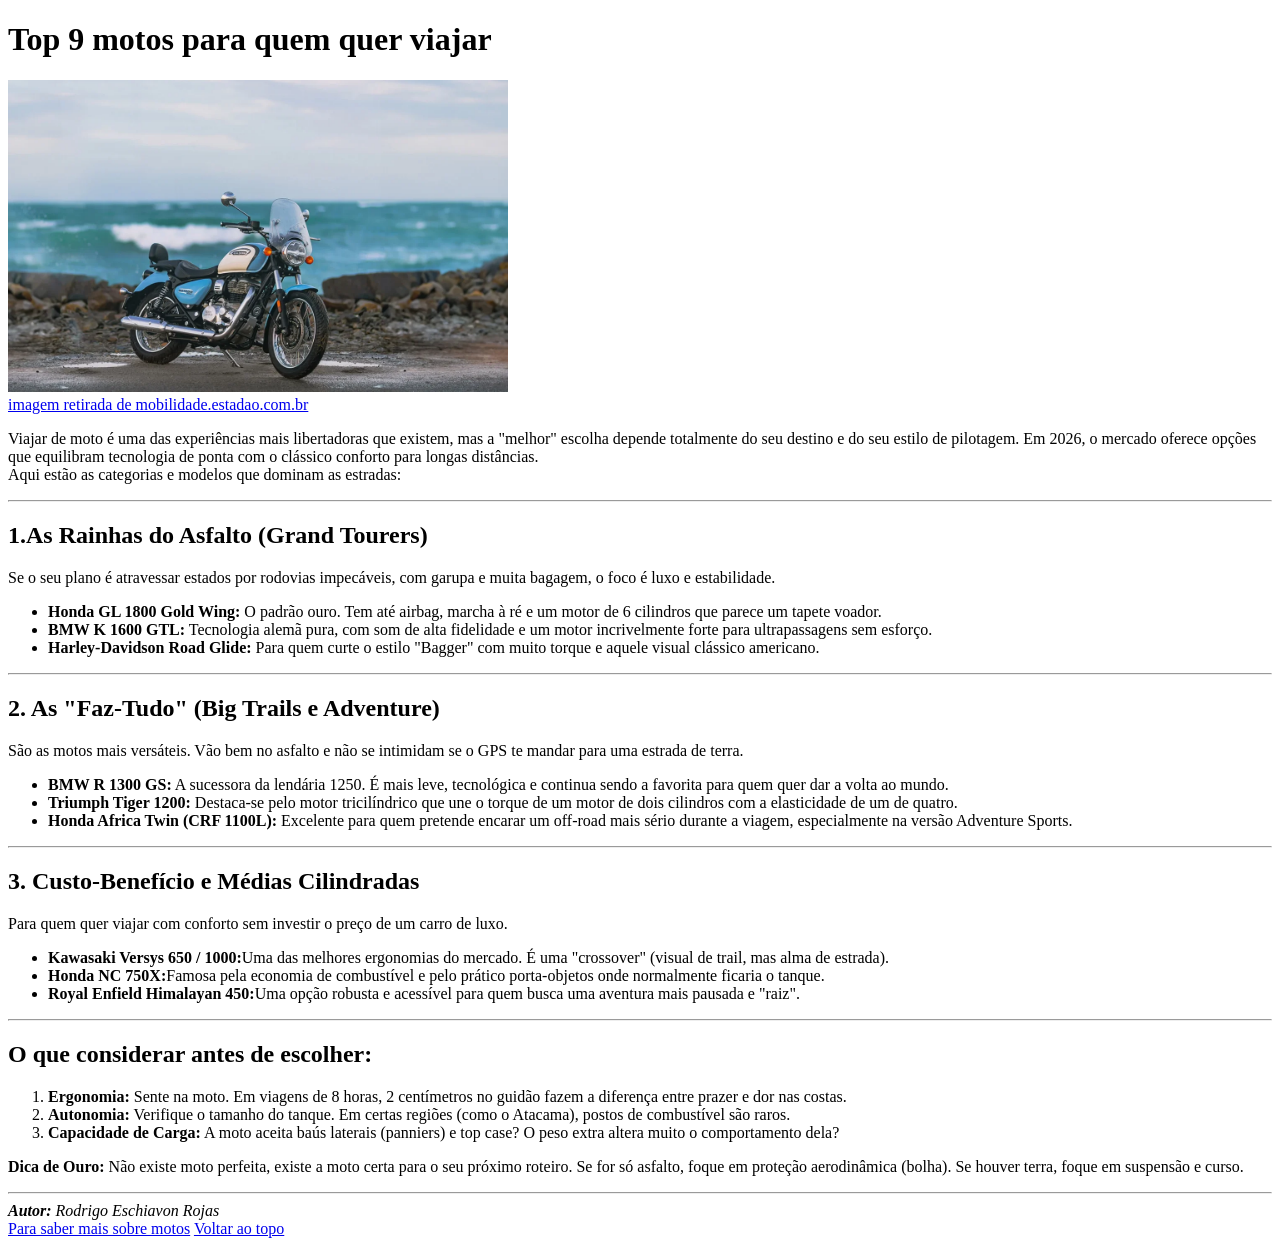
<file: index.html>
<!DOCTYPE html>
<html lang="pt-br">
<head>
    <meta charset="UTF-8">
    <meta name="viewport" content="width=device-width, initial-scale=1.0">
    <link rel="icon" href="img/icone-de-moto.jpeg">
    <title>Top 9 motos</title>
</head>
<body>
    <header>
        <h1 id="inicio">Top 9 motos para quem quer viajar</h1>
        
    </header>
    <main>
        <!--Artigo falando sobre as motos-->
        <article>
            <section>
                <img src="img/Royal-enfield-com-fundo-de-mar.svg" alt="imagem de uma Royal Enfield Meteor" width="500">
                <br>
                <a href="https://mobilidade.estadao.com.br/meios-de-transporte/royal-enfield-meteor-350-2026-ganha-versao-mais-classica-conheca/" target="_blank">imagem retirada de mobilidade.estadao.com.br</a>

                <p>Viajar de moto é uma das experiências mais libertadoras que existem, mas a "melhor" escolha depende totalmente do seu destino e do seu estilo de pilotagem. Em 2026, o mercado oferece opções que equilibram tecnologia de ponta com o clássico conforto para longas distâncias.
                <br>
                Aqui estão as categorias e modelos que dominam as estradas:</p>
            </section>
            <hr>
            <section>
                <h2>1.As Rainhas do Asfalto (Grand Tourers)</h2>
                <p>Se o seu plano é atravessar estados por rodovias impecáveis, com garupa e muita bagagem, o foco é luxo e estabilidade.</p>
                <ul>
                    <li><strong>Honda GL 1800 Gold Wing:</strong> O padrão ouro. Tem até airbag, marcha à ré e um motor de 6 cilindros que parece um tapete voador.</li>
                    <li><strong>BMW K 1600 GTL:</strong> Tecnologia alemã pura, com som de alta fidelidade e um motor incrivelmente forte para ultrapassagens sem esforço.</li>
                    <li><strong>Harley-Davidson Road Glide:</strong> Para quem curte o estilo "Bagger" com muito torque e aquele visual clássico americano.</li>
                </ul>
            </section>
            <hr>
            <section>
                <h2>2. As "Faz-Tudo" (Big Trails e Adventure)</h2>
                <p>São as motos mais versáteis. Vão bem no asfalto e não se intimidam se o GPS te mandar para uma estrada de terra.</p>
                <ul>
                    <li><strong>BMW R 1300 GS:</strong> A sucessora da lendária 1250. É mais leve, tecnológica e continua sendo a favorita para quem quer dar a volta ao mundo.</li>
                    <li><strong>Triumph Tiger 1200:</strong> Destaca-se pelo motor tricilíndrico que une o torque de um motor de dois cilindros com a elasticidade de um de quatro.</li>
                    <li><strong>Honda Africa Twin (CRF 1100L):</strong> Excelente para quem pretende encarar um off-road mais sério durante a viagem, especialmente na versão Adventure Sports.</li>
                </ul>
            </section>
            <hr>
            <section>
                <h2>3. Custo-Benefício e Médias Cilindradas</h2>
                <p>Para quem quer viajar com conforto sem investir o preço de um carro de luxo.</p>
                <ul>
                    <li><strong>Kawasaki Versys 650 / 1000:</strong>Uma das melhores ergonomias do mercado. É uma "crossover" (visual de trail, mas alma de estrada).</li>
                    <li><strong>Honda NC 750X:</strong>Famosa pela economia de combustível e pelo prático porta-objetos onde normalmente ficaria o tanque.</li>
                    <li><strong>Royal Enfield Himalayan 450:</strong>Uma opção robusta e acessível para quem busca uma aventura mais pausada e "raiz".</li>
                </ul>
            </section>
            <hr>
            <section>
                <h2>O que considerar antes de escolher:</h2>

                <ol>
                    <li><strong>Ergonomia:</strong> Sente na moto. Em viagens de 8 horas, 2 centímetros no guidão fazem a diferença entre prazer e dor nas costas.</li>
                    <li><strong>Autonomia:</strong> Verifique o tamanho do tanque. Em certas regiões (como o Atacama), postos de combustível são raros.</li>
                    <li><strong>Capacidade de Carga:</strong> A moto aceita baús laterais (panniers) e top case? O peso extra altera muito o comportamento dela?</li>
                </ol>
                <p><strong>Dica de Ouro:</strong> Não existe moto perfeita, existe a moto certa para o seu próximo roteiro. Se for só asfalto, foque em proteção aerodinâmica (bolha). Se houver terra, foque em suspensão e curso.</p>
            </section>
        <hr>
        </article>
    </main>
    <footer>
        <address><strong>Autor:</strong> Rodrigo Eschiavon Rojas</address>
        <a href="conhcendoMais.html" target="_self">Para saber mais sobre motos</a>
        <a href="#inicio">Voltar ao topo</a>
    </footer>
</body>
</html>
</file>
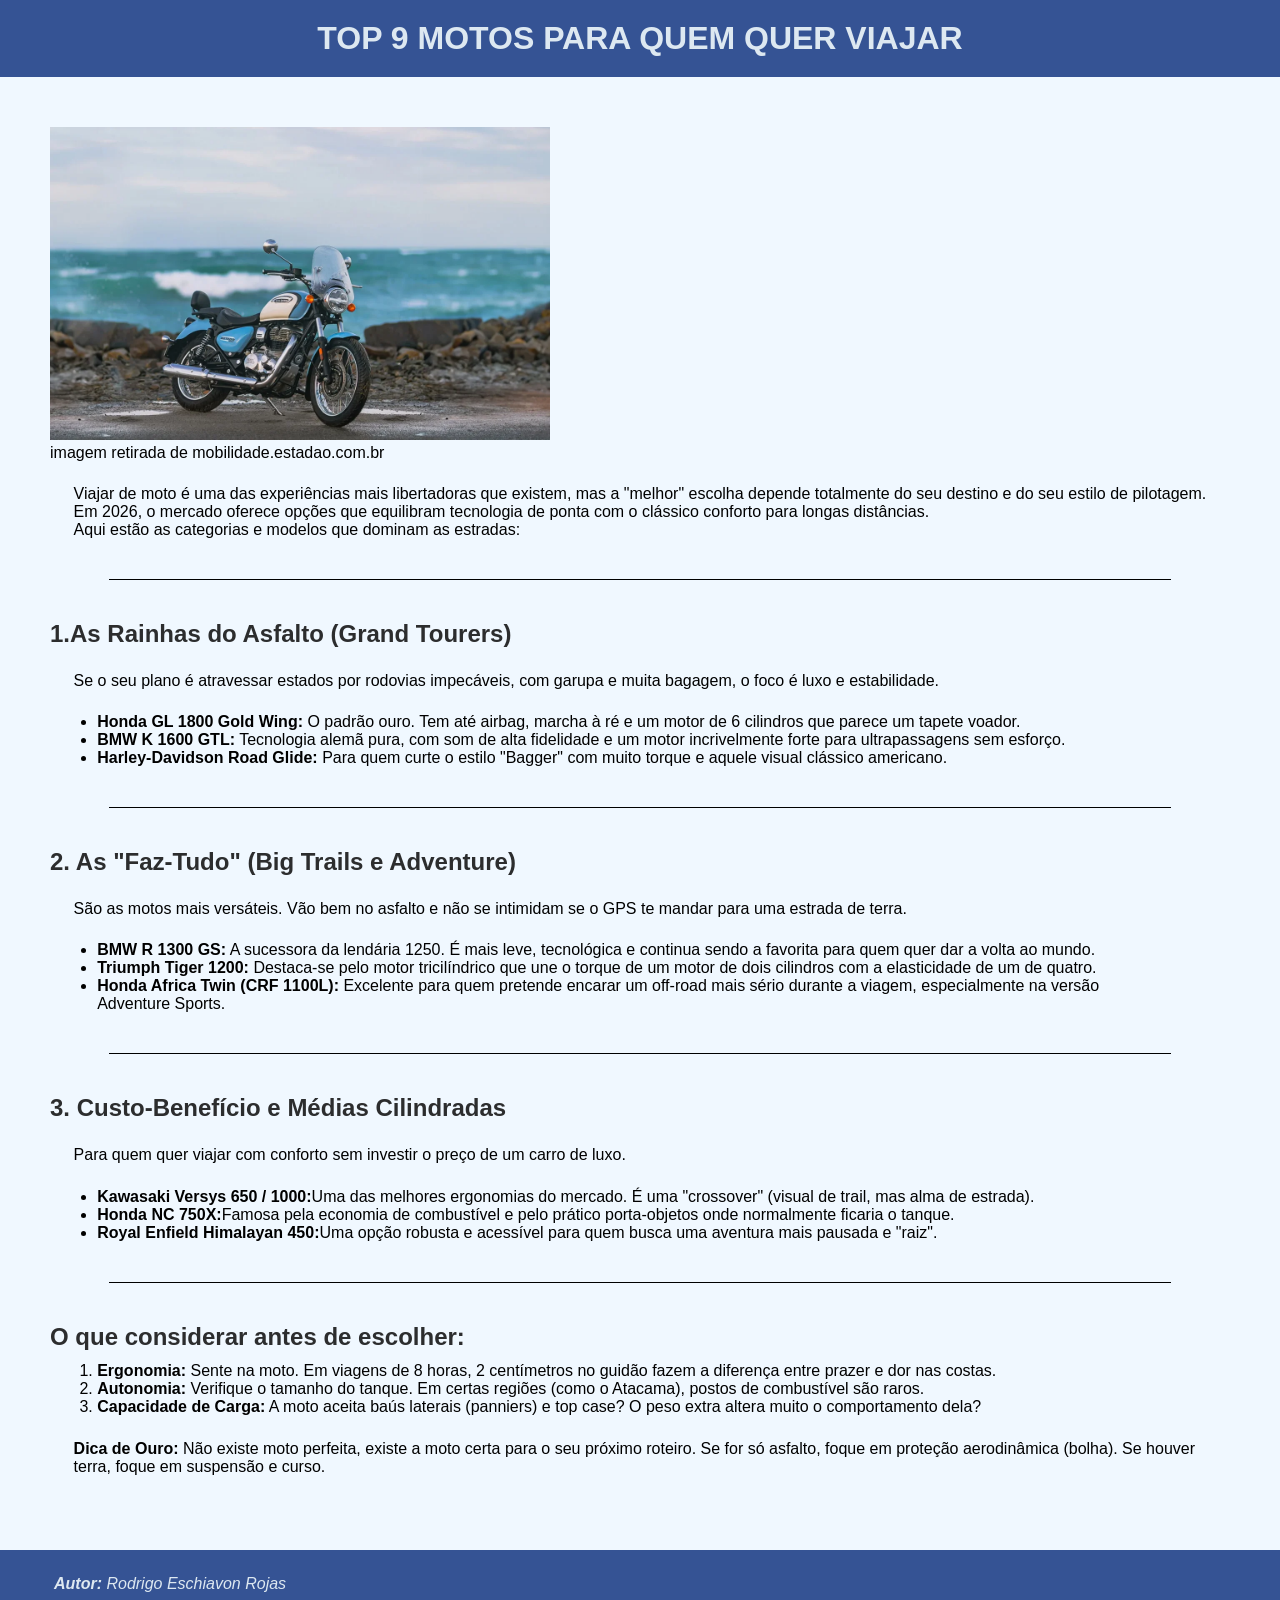
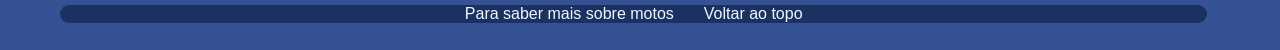
<file: Atividade 2/index.html>
<!DOCTYPE html>
<html lang="pt-br">
<head>
    <meta charset="UTF-8">
    <meta name="viewport" content="width=device-width, initial-scale=1.0">
    <link rel="icon" href="img/icone-de-moto.jpeg">
    <link rel="stylesheet" href="css/style.css">

    <title>Top 9 motos</title>
</head>
<body>
    <header>
        <h1 id="inicio">Top 9 motos para quem quer viajar</h1>
        
    </header>
    <main>
        <!--Artigo falando sobre as motos-->
        <article>
            <section>
                <img src="img/Royal-enfield-com-fundo-de-mar.svg" alt="imagem de uma Royal Enfield Meteor" width="500">
                <br>
                <a id="linkImagemMoto" href="https://mobilidade.estadao.com.br/meios-de-transporte/royal-enfield-meteor-350-2026-ganha-versao-mais-classica-conheca/" target="_blank">imagem retirada de mobilidade.estadao.com.br</a>

                <p>Viajar de moto é uma das experiências mais libertadoras que existem, mas a "melhor" escolha depende totalmente do seu destino e do seu estilo de pilotagem. Em 2026, o mercado oferece opções que equilibram tecnologia de ponta com o clássico conforto para longas distâncias.
                <br>
                Aqui estão as categorias e modelos que dominam as estradas:</p>
            </section>
            <hr>
            <section>
                <h2>1.As Rainhas do Asfalto (Grand Tourers)</h2>
                <p>Se o seu plano é atravessar estados por rodovias impecáveis, com garupa e muita bagagem, o foco é luxo e estabilidade.</p>
                <ul>
                    <li><strong>Honda GL 1800 Gold Wing:</strong> O padrão ouro. Tem até airbag, marcha à ré e um motor de 6 cilindros que parece um tapete voador.</li>
                    <li><strong>BMW K 1600 GTL:</strong> Tecnologia alemã pura, com som de alta fidelidade e um motor incrivelmente forte para ultrapassagens sem esforço.</li>
                    <li><strong>Harley-Davidson Road Glide:</strong> Para quem curte o estilo "Bagger" com muito torque e aquele visual clássico americano.</li>
                </ul>
            </section>
            <hr>
            <section>
                <h2>2. As "Faz-Tudo" (Big Trails e Adventure)</h2>
                <p>São as motos mais versáteis. Vão bem no asfalto e não se intimidam se o GPS te mandar para uma estrada de terra.</p>
                <ul>
                    <li><strong>BMW R 1300 GS:</strong> A sucessora da lendária 1250. É mais leve, tecnológica e continua sendo a favorita para quem quer dar a volta ao mundo.</li>
                    <li><strong>Triumph Tiger 1200:</strong> Destaca-se pelo motor tricilíndrico que une o torque de um motor de dois cilindros com a elasticidade de um de quatro.</li>
                    <li><strong>Honda Africa Twin (CRF 1100L):</strong> Excelente para quem pretende encarar um off-road mais sério durante a viagem, especialmente na versão Adventure Sports.</li>
                </ul>
            </section>
            <hr>
            <section>
                <h2>3. Custo-Benefício e Médias Cilindradas</h2>
                <p>Para quem quer viajar com conforto sem investir o preço de um carro de luxo.</p>
                <ul>
                    <li><strong>Kawasaki Versys 650 / 1000:</strong>Uma das melhores ergonomias do mercado. É uma "crossover" (visual de trail, mas alma de estrada).</li>
                    <li><strong>Honda NC 750X:</strong>Famosa pela economia de combustível e pelo prático porta-objetos onde normalmente ficaria o tanque.</li>
                    <li><strong>Royal Enfield Himalayan 450:</strong>Uma opção robusta e acessível para quem busca uma aventura mais pausada e "raiz".</li>
                </ul>
            </section>
            <hr>
            <section>
                <h2>O que considerar antes de escolher:</h2>

                <ol>
                    <li><strong>Ergonomia:</strong> Sente na moto. Em viagens de 8 horas, 2 centímetros no guidão fazem a diferença entre prazer e dor nas costas.</li>
                    <li><strong>Autonomia:</strong> Verifique o tamanho do tanque. Em certas regiões (como o Atacama), postos de combustível são raros.</li>
                    <li><strong>Capacidade de Carga:</strong> A moto aceita baús laterais (panniers) e top case? O peso extra altera muito o comportamento dela?</li>
                </ol>
                <p><strong>Dica de Ouro:</strong> Não existe moto perfeita, existe a moto certa para o seu próximo roteiro. Se for só asfalto, foque em proteção aerodinâmica (bolha). Se houver terra, foque em suspensão e curso.</p>
            </section>
        </article>
    </main>
    <footer>
        <address><strong>Autor:</strong> Rodrigo Eschiavon Rojas</address>
        <ul class="menu">
            <li><a href="conhcendoMais.html" target="_self">Para saber mais sobre motos</a></li>
            <li><a id= "voltaInicio" href="#inicio">Voltar ao topo</a></li>
        </ul>
    </footer>
</body>
</html>
</file>
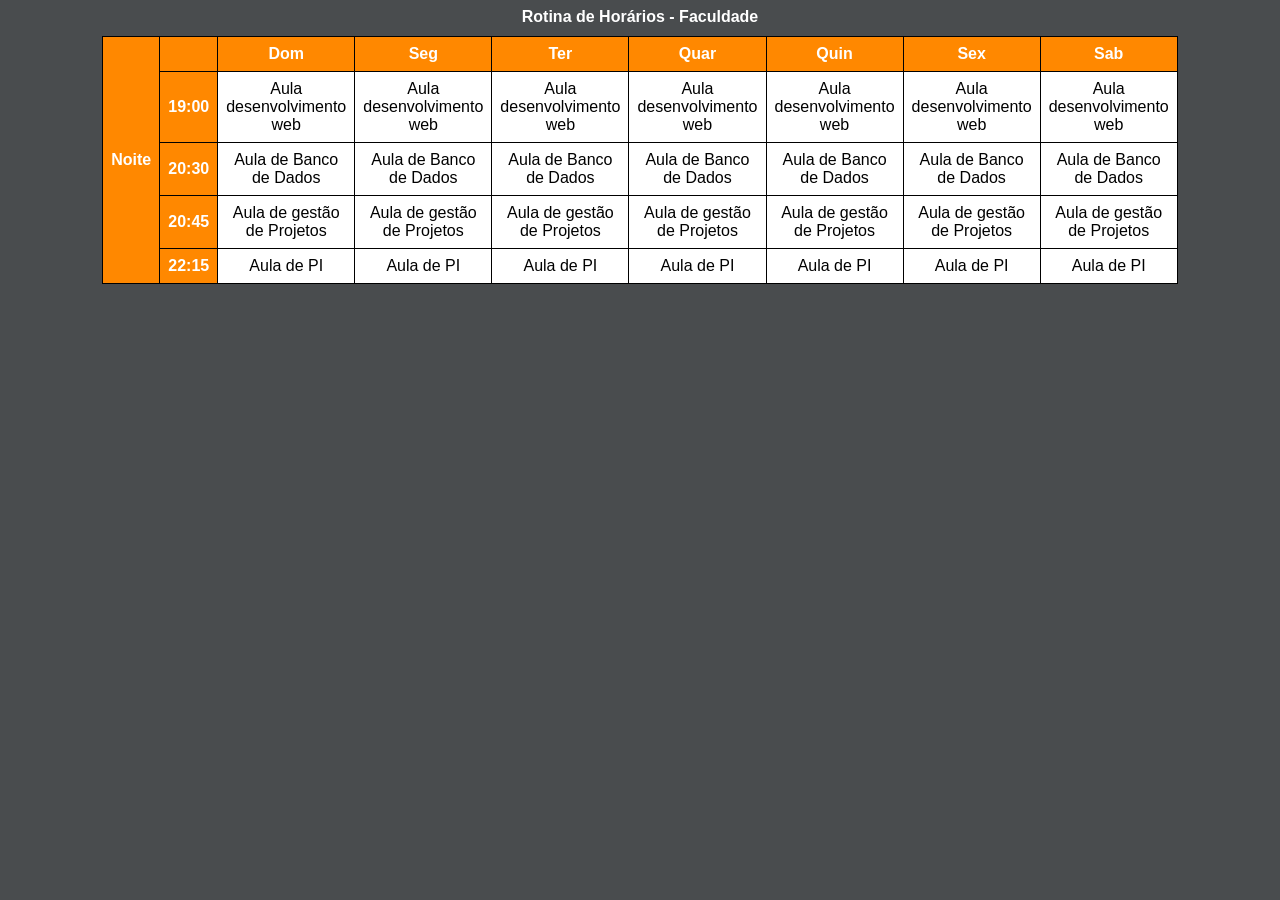
<file: Atividade 4 - HTML e CSS: Tabelas/index.html>
<!doctype html>
<html lang="pt-BR">
  <head>
    <meta charset="UTF-8" />
    <meta name="viewport" content="width=device-width, initial-scale=1.0" />
    <title>Rotina de Horários</title>
    <style>
      body {
        background-color: #494c4e;
        font-family: Arial, sans-serif;
      }

      table {
        width: 50%;
        margin: auto;
        border: 1px solid black;
        border-collapse: collapse;
      }

      caption {
        color: white;
        font-weight: bold;
        margin-bottom: 10px;
      }

      tr th,
      tr td {
        border: 1px solid black;
        background-color: white;
        padding: 8px;
        text-align: center;
      }

      #tb_days th {
        color: #fff;
        background-color: rgb(255, 136, 0);
      }

      .tb_hours {
        color: #fff;
        background-color: rgb(255, 136, 0);
      }

      td:hover {
        outline: 3px solid red;
        z-index: 5;
        position: relative;
        cursor: pointer;
      }
    </style>
  </head>
  <body>
    <div>
      <table>
        <caption>
          Rotina de Horários - Faculdade
        </caption>
        <tr id="tb_days">
          <th id="night" rowspan="5">Noite</th>
          <th></th>
          <th>Dom</th>
          <th>Seg</th>
          <th>Ter</th>
          <th>Quar</th>
          <th>Quin</th>
          <th>Sex</th>
          <th>Sab</th>
        </tr>
        <tr>
          <th class="tb_hours">19:00</th>
          <td>Aula desenvolvimento web</td>
          <td>Aula desenvolvimento web</td>
          <td>Aula desenvolvimento web</td>
          <td>Aula desenvolvimento web</td>
          <td>Aula desenvolvimento web</td>
          <td>Aula desenvolvimento web</td>
          <td>Aula desenvolvimento web</td>
        </tr>
        <tr>
          <th class="tb_hours">20:30</th>
          <td>Aula de Banco de Dados</td>
          <td>Aula de Banco de Dados</td>
          <td>Aula de Banco de Dados</td>
          <td>Aula de Banco de Dados</td>
          <td>Aula de Banco de Dados</td>
          <td>Aula de Banco de Dados</td>
          <td>Aula de Banco de Dados</td>
        </tr>
        <tr>
          <th class="tb_hours">20:45</th>
          <td>Aula de gestão de Projetos</td>
          <td>Aula de gestão de Projetos</td>
          <td>Aula de gestão de Projetos</td>
          <td>Aula de gestão de Projetos</td>
          <td>Aula de gestão de Projetos</td>
          <td>Aula de gestão de Projetos</td>
          <td>Aula de gestão de Projetos</td>
        </tr>
        <tr>
          <th class="tb_hours">22:15</th>
          <td>Aula de PI</td>
          <td>Aula de PI</td>
          <td>Aula de PI</td>
          <td>Aula de PI</td>
          <td>Aula de PI</td>
          <td>Aula de PI</td>
          <td>Aula de PI</td>
        </tr>
      </table>
    </div>
  </body>
</html>
</file>
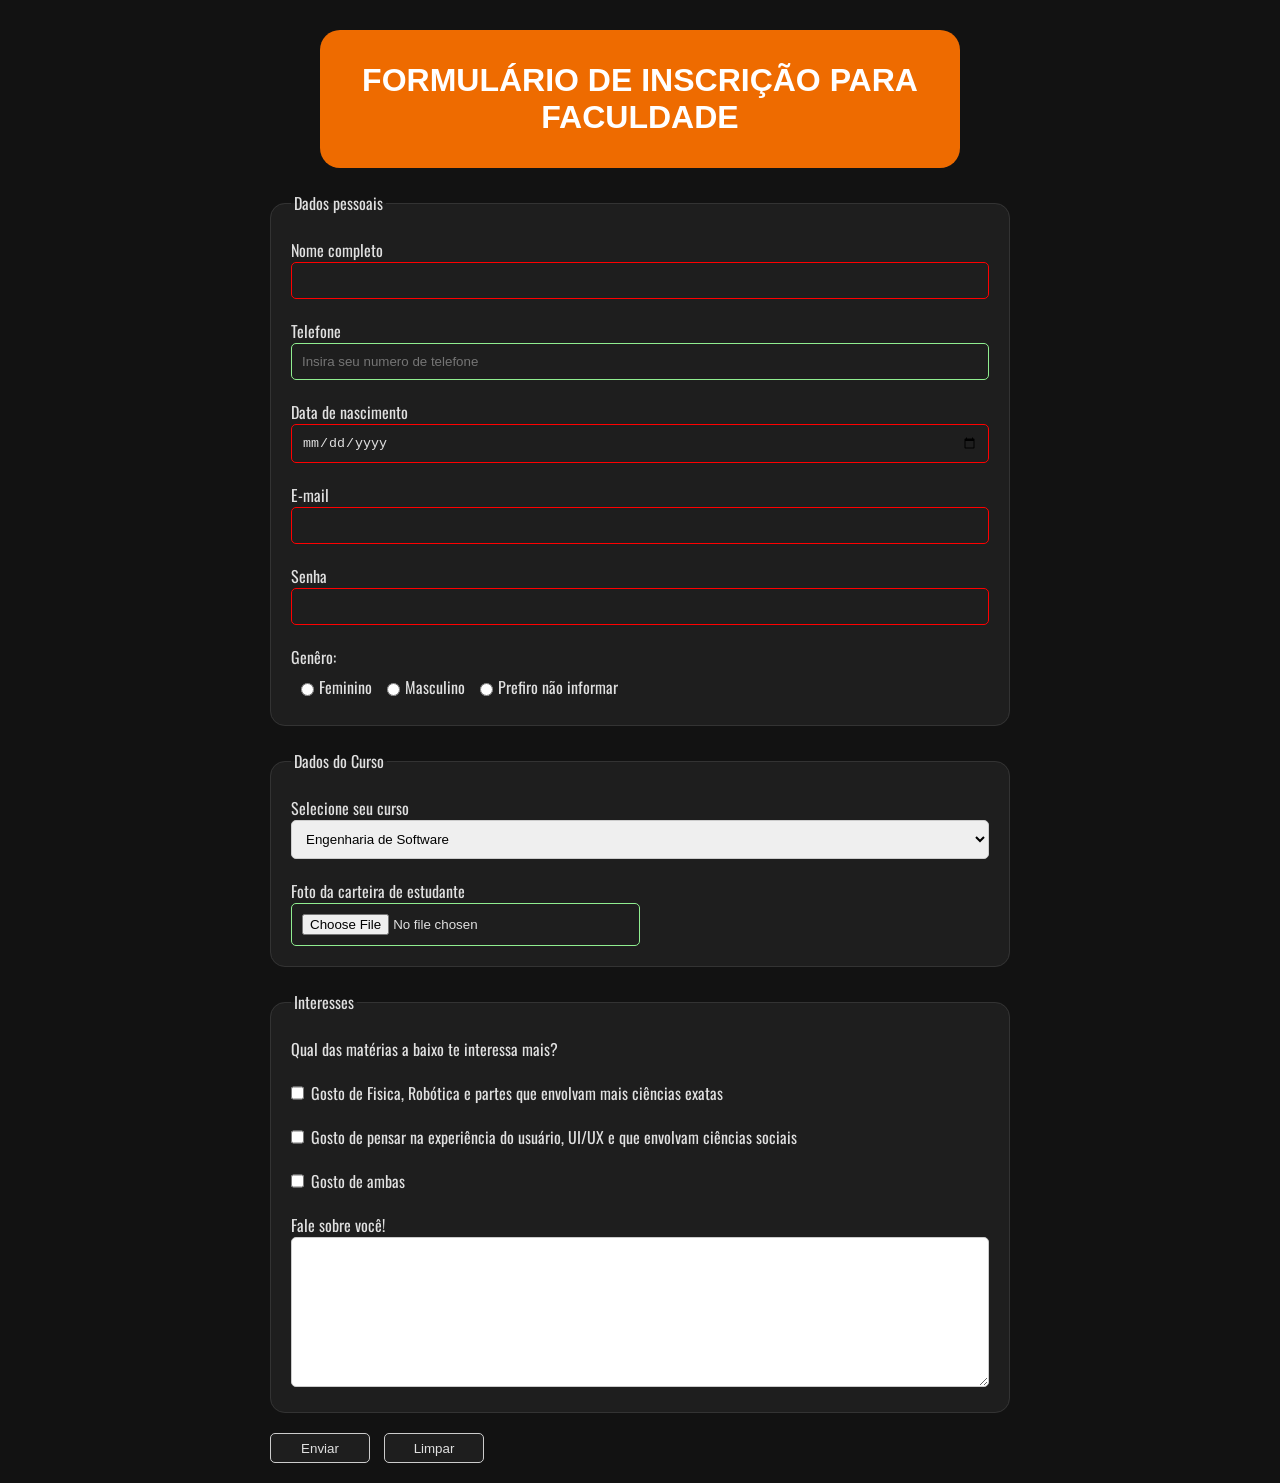
<file: Atividade 5 - HTML e CSS: Formulários/index.html>
<!DOCTYPE html>
<html lang="pt-br">
<head>
    <meta charset="UTF-8">
    <meta name="viewport" content="width=device-width, initial-scale=1.0">
    <link rel="icon" href="favicon.png">
    <link rel="preconnect" href="https://fonts.googleapis.com">
    <link rel="preconnect" href="https://fonts.gstatic.com" crossorigin>
    <link href="https://fonts.googleapis.com/css2?family=Finlandica+Headline:ital,wght@0,100..900;1,100..900&family=Oswald:wght@200..700&display=swap" rel="stylesheet">
    <title>Inscrição Faculdade</title>
    <style>
        .oswald {
        font-family: "Oswald", sans-serif;
        font-optical-sizing: auto;
        font-weight: 400;
        font-style: normal;
        }

        .finlandica-headline{
        font-family: "Finlandica Headline", sans-serif;
        font-optical-sizing: auto;
        font-weight: 400;
        font-style: normal;
        }


        * {
            margin: 0;
            padding: 0;
            box-sizing: border-box;
        }

        body{
            background-color: #121212;
        }
        
        h1{
            padding-top: 5%;
            padding-bottom: 5%;
            color: #fff;
            text-align: center;
            text-transform: uppercase;
            font-family: "Finlandica Headline", sans-serif;
            font-optical-sizing: auto;
        }

        .titulo {
            display: flex;
            justify-content: center;
            background-color: #ee6b00;
            width: 50%;
            margin: 30px auto 0;
            border-radius: 20px;
        }

        form{
            font-family: "Oswald", sans-serif;
            font-optical-sizing: auto;
            width: 100%;
            max-width: 780px;
            margin: auto;
            padding: 20px;
        }

        legend {
            padding: 3px;
            
        }

        fieldset{
            background-color: #fff;
            display: flex;
            flex-direction: column;      
            gap: 20px;            
            padding: 20px;
            border: 1px solid #ee6b00;
            border-radius: 15px;
            margin-bottom: 20px;
        }

        label{
            padding-bottom: 5px;
        }

        input, select, textarea {
            width: 100%;
            padding: 10px;
            border: 1px solid #cccccc;
            border-radius: 5px;
        }

        input[type="radio"]{
            width: auto;
            margin-left: 10px;
        }

        input[type="file"]{
            display: flex;
            width: 50%;
        }

        input[type="submit"]{
            width: auto;
        }

        input[type="button"]{
            width: auto;
        }

        textarea {
            min-height: 150px;
            font-size: 15px;
            resize: vertical;
        }

        .gender {
            display: flex;
            flex-direction: column;
            gap: 5px;
        }

        .opcoes {
            display: flex;
            gap: 5px;
            padding-bottom: 1px;
            padding-top: 1px;
            flex-direction: row;
        }

        input[type="checkbox"] {
            width: auto;
            margin: 0;
            cursor: pointer;
        }

        .opcoes-checkbox {
            display: flex;
            flex-direction: row;
            gap: 7px;
        }


        .opcoes-checkbox label {
            padding-bottom: 0;
            cursor: pointer;
        }

        input:invalid {
            border: 1px solid red;
        }

        input:valid {
            border:1px solid lightgreen;
        }

        fieldset, input {
            background-color: #1e1e1e;
            border-color: #333333;
            color: #e0e0e0;
        }

        button {
            width: 100px;
            height: 30px;
            margin-right: 10px;
            background-color: #1e1e1e;
            border-color: #333333;
            border: 1px solid #cccccc;
            color: #e0e0e0;
            border-radius: 5px;
            cursor: pointer;
        }

        input:focus {
        border: 2px solid rgb(80, 198, 245);
        }

        #submit:hover{
            background-color: green;
        }

        #clear:hover{
            background-color: rgb(99, 5, 5);
        }

        

    </style>

</head>
<body>
    <header>
        <div class="titulo">
        <h1>Formulário de inscrição para faculdade</h1>
        </div>
    </header>
    <main>
        <form action="" autocomplete="on">
            <fieldset class="#bloco-coluna">
                <legend>Dados pessoais</legend>

                <div>
                <label for="name">Nome completo</label>
                <input id="name" name="userName" type="text" required>
                </div>

                <div>
                <label for="cellphone">Telefone</label>
                <input id="cellphone" name="userCellphone" type="text" pattern="[0-9]{13}" placeholder="Insira seu numero de telefone">
                </div>

                <div>
                <label for="birthdate">Data de nascimento</label>
                <input id="birthdate" name="userBirthdate" type="date" required>
                </div>

                <div>
                <label for="email">E-mail</label>
                <input type="email" name="userEmail" id="email" required>
                </div>

                <div>
                <label for="password">Senha</label>
                <input type="password" name="userPassword" id="password" required>
                </div>

                <div class="gender">
                    <p>Genêro:</p>
                    <div class="opcoes">
                        <input type="radio" id="fem" name="userGender">
                        <label for="fem">Feminino</label>

                        <input type="radio" id="masc" name="userGender">
                        <label for="masc">Masculino</label>

                        <input type="radio" id="notInformed" name="userGender">
                        <label for="notInformed">Prefiro não informar</label>
                    </div>

                </div>
            </fieldset>

            <fieldset>
                <legend>Dados do Curso</legend>
                <div>
                    <label for="music">Selecione seu curso</label>
                    <select name="musicUser" id="music">
                    <option value="software_enginnering">Engenharia de Software</option>
                    <option value="computer_cience">Ciência da Computação</option>
                    <option value="system_analyst">Analise de sistemas</option>
                    </select>
                </div>

                <div>
                    <label for="studentIDImage">Foto da carteira de estudante</label>
                    <input type="file" id="studentIDImage" name="userStudentID">
                </div>
            </fieldset>

            <fieldset>
                <legend>Interesses</legend>

                <p>Qual das matérias a baixo te interessa mais?</p>

                <div class="opcoes-checkbox">
                    <input type="checkbox" name="userExactSciences" id="exactSciences">
                    <label for="exactSciences">Gosto de Fisica, Robótica e partes que envolvam mais ciências exatas</label>
                </div>

                <div class="opcoes-checkbox">
                    <input type="checkbox" name="userHumanitiesSocial" id="humanitiesSocial">
                    <label for="humanitiesSocial">Gosto de pensar na experiência do usuário, UI/UX e que envolvam ciências sociais</label>
                </div>

                <div class="opcoes-checkbox">
                    <input type="checkbox" name="userNotChose" id="notCHose">
                    <label for="notCHose">Gosto de ambas</label>
                </div>

                <div>
                    <label for="coment">Fale sobre você!</label>
                    <textarea id="coment" name="userComent" placeholder="Fale sobre você..."> </textarea>
                </div>
            </fieldset>

            <button id="submit" type="submit">Enviar</button>
            <button id="clear" type="reset">Limpar</button>
        </form>
    </main>
</body>
</html>
</file>
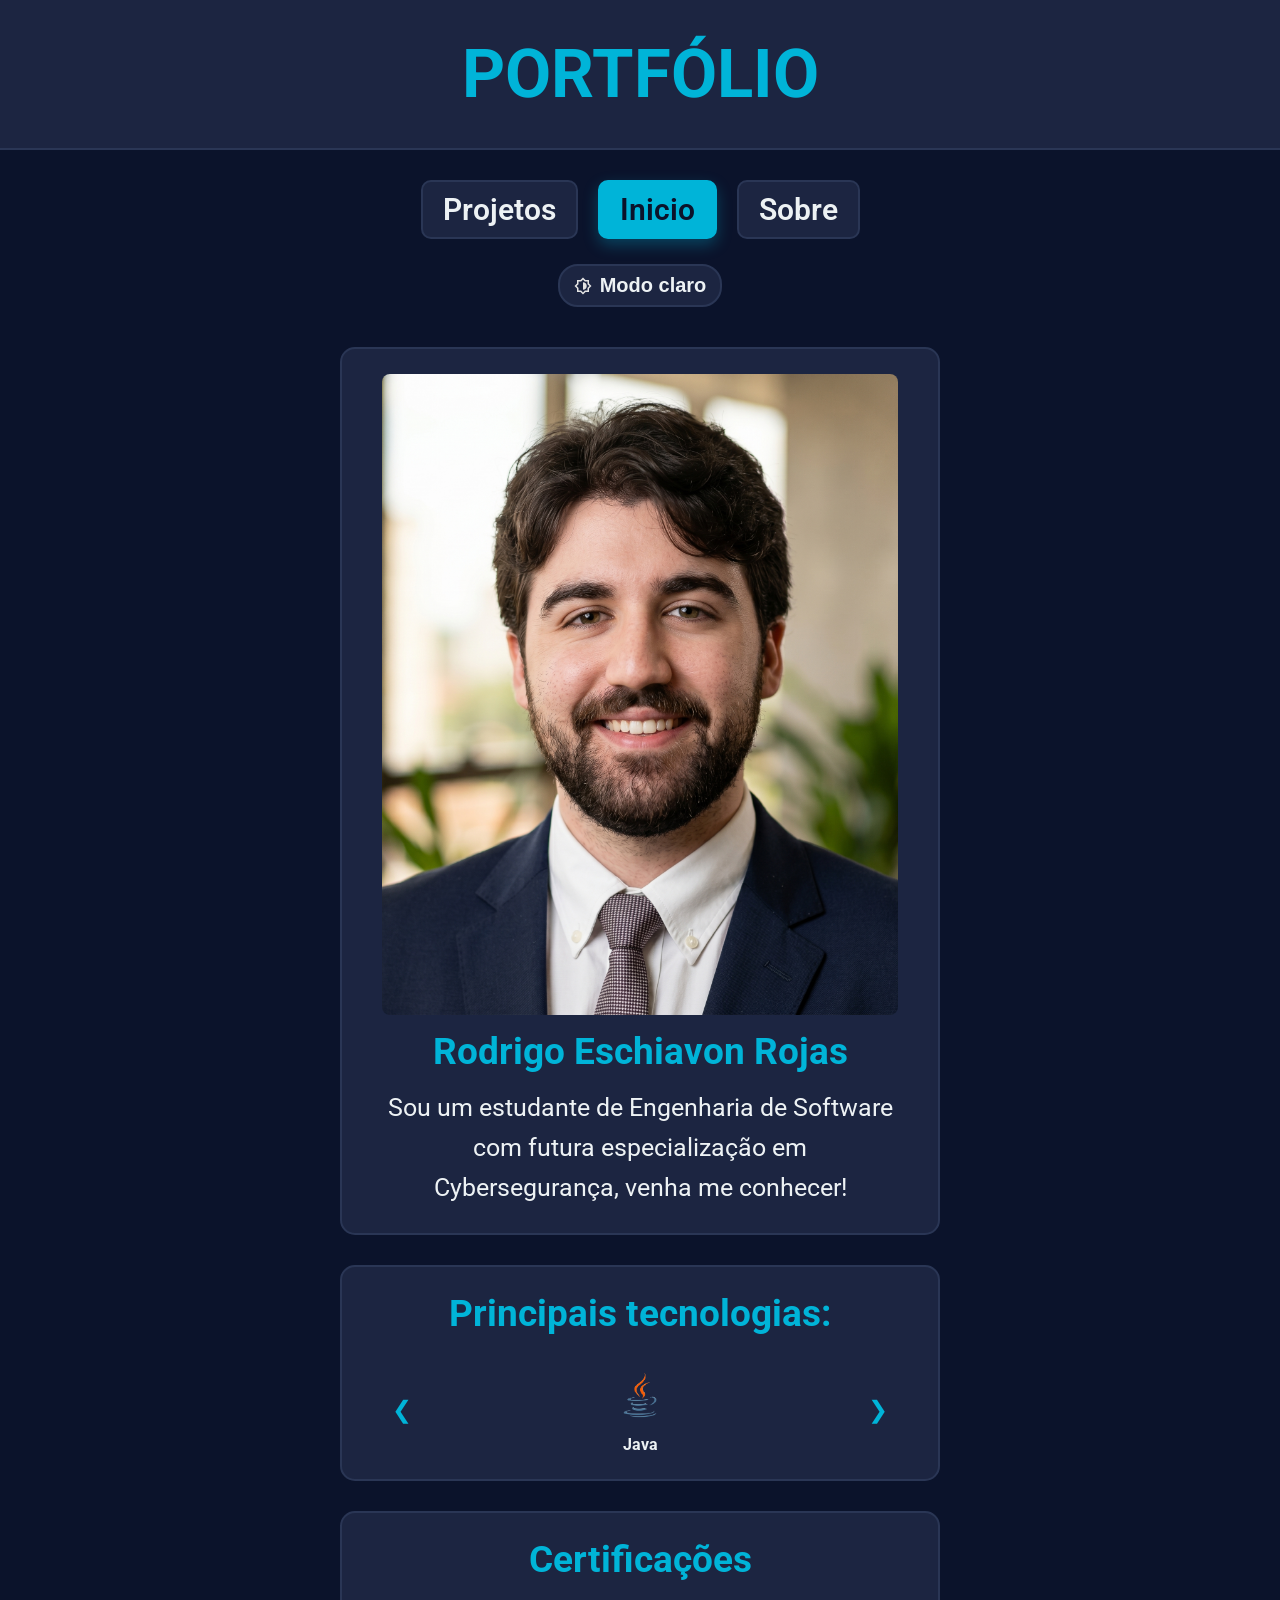
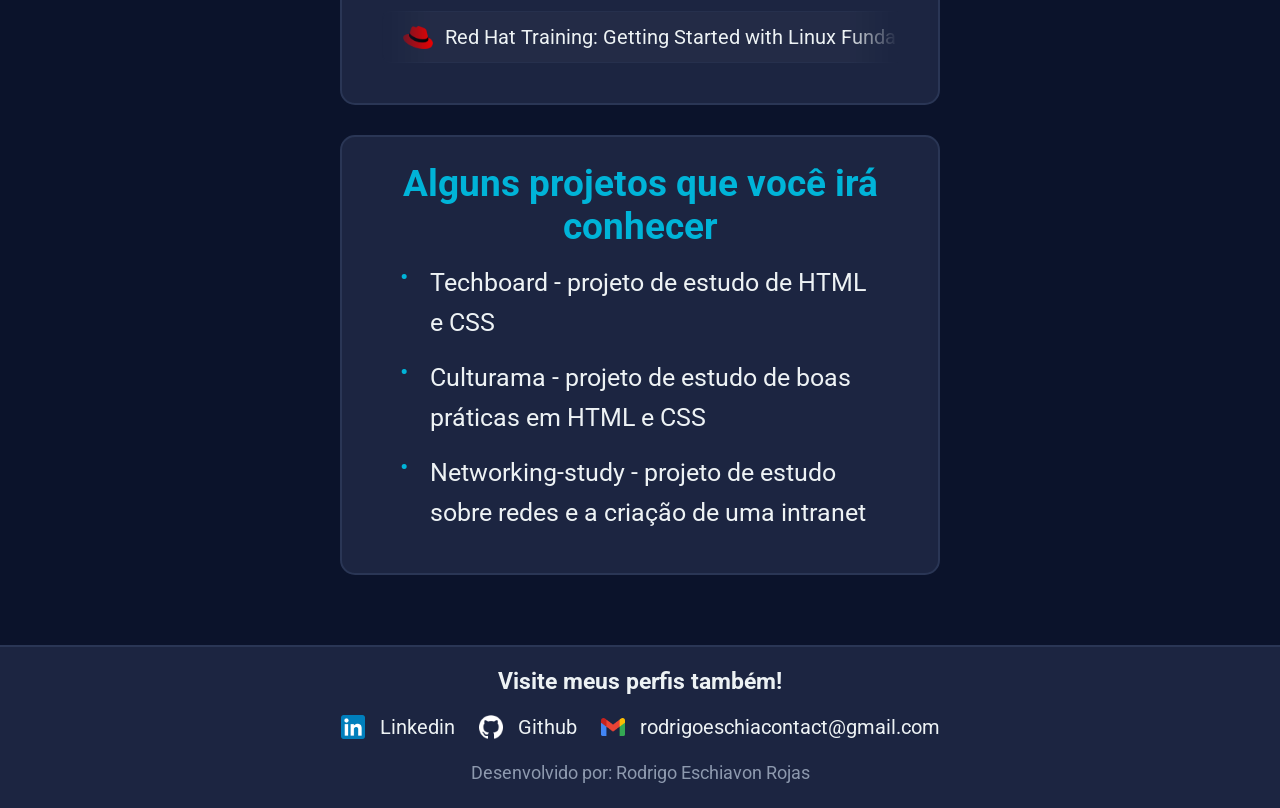
<file: trabalho_final/index.html>
<!doctype html>
<html lang="pt-br">

<head>
    <meta charset="UTF-8" />
    <meta name="viewport" content="width=device-width, initial-scale=1.0" />
    <link rel="stylesheet" href="css/index.css" />
    <link rel="icon" href="images/icon-roteador.webp">

    <link rel="" href="" />
    <link rel="preconnect" href="https://fonts.googleapis.com">
    <link rel="preconnect" href="https://fonts.gstatic.com" crossorigin>
    <link
        href="https://fonts.googleapis.com/css2?family=Merriweather:ital,opsz,wght@0,18..144,300..900;1,18..144,300..900&display=swap"
        rel="stylesheet">
    <title>Portfólio</title>
</head>

<body>
    <header>
        <h1>Portfólio</h1>
        <nav class="nav_bar">
            <a href="projetos.html">Projetos</a>
            <a href="index.html">Inicio</a>
            <a href="sobre.html">Sobre</a>
        </nav>
        <button id="botao-tema" aria-label="Alternar modo de cor">
            <img id="icone-tema" src="images/icon_modo_escuro_e_claro.svg" alt="Ícone Modo de Cor" />
            <span id="texto-botao">Modo claro</span>
        </button>
    </header>
    <main>
        <div class="card apresentacao">
            <img src="images/Foto_de_perfil.png" alt="Foto de Rodrigo" />
            <h2>Rodrigo Eschiavon Rojas</h2>
            <p>
                Sou um estudante de Engenharia de Software com futura especialização
                em Cybersegurança, venha me conhecer!
            </p>
        </div>

        
        <div class="card tecnologias">
            <h3>Principais tecnologias:</h3>

            <div class="carrossel-container">
                <button class="seta anterior">&#10094;</button>

                <div class="carrossel-slides">
                    <div class="slide ativo">
                        <img class="logo-tech" src="images/logo-java.png" alt="Java" class="logo-tech" />
                        <h4>Java</h4>
                    </div>
                    <div class="slide">
                        <img src="images/logo-js.png" alt="JavaScript" class="logo-tech" />
                        <h4>JavaScript</h4>
                    </div>
                    <div class="slide">
                        <img class="logo-tech" src="images/logo-html.png" alt="HTML" class="logo-tech" />
                        <h4>HTML 5</h4>
                    </div>
                    <div class="slide">
                        <img class="logo-tech" src="images/logo-css.png" alt="CSS" class="logo-tech" />
                        <h4>CSS 3</h4>
                    </div>
                </div>

                <button class="seta proximo">&#10095;</button>
            </div>
        </div>

        <div class="card certificacoes">
            <h3>Certificações</h3>

            <div class="esteira-container">
                <div class="esteira-track">
                    <div class="esteira-item">
                        <img src="images/logo-redhat.png" alt="Red Hat" class="logo-certificado" />
                        <span>Red Hat Training: Getting Started with Linux Fundamentals
                            (RH104 - RHA) - Ver. 9.1</span>
                    </div>

                    <div class="esteira-item">
                        <img src="images/logo-alura.png" alt="Alura" class="logo-certificado" />
                        <span>Alura: HTML e CSS</span>
                    </div>

                    <div class="esteira-item">
                        <img src="images/logo-alura.png" alt="Alura" class="logo-certificado" />
                        <span>Alura: Trilha Redes de computadores</span>
                    </div>

                    <div class="esteira-item">
                        <img src="images/logo-alura.png" alt="Alura" class="logo-certificado" />
                        <span>Alura: Cibersegurança: Fundamentos e práticas integradas</span>
                    </div>

                    <div class="esteira-item">
                        <img src="images/logo-redhat.png" alt="Red Hat" class="logo-certificado" />
                        <span>Red Hat Training: Getting Started with Linux Fundamentals
                            (RH104 - RHA) - Ver. 9.1</span>
                    </div>
                    <div class="esteira-item">
                        <img src="images/logo-alura.png" alt="Alura" class="logo-certificado" />
                        <span>Alura: HTML e CSS</span>
                    </div>
                    <div class="esteira-item">
                        <img src="images/logo-alura.png" alt="Alura" class="logo-certificado" />
                        <span>Alura: Trilha Redes de computadores</span>
                    </div>
                    <div class="esteira-item">
                        <img src="images/logo-alura.png" alt="Alura" class="logo-certificado" />
                        <span>Alura: Cibersegurança: Fundamentos e práticas integradas</span>
                    </div>
                </div>
            </div>
        </div>

        <div class="card projetos">
            <h3>Alguns projetos que você irá conhecer</h3>
            <ul class="lista_projetos">
                <li>Techboard - projeto de estudo de HTML e CSS</li>
                <li>Culturama - projeto de estudo de boas práticas em HTML e CSS</li>
                <li>
                    Networking-study - projeto de estudo sobre redes e a criação de uma
                    intranet
                </li>
            </ul>
        </div>
    </main>

    <footer>
        <div class="footer-enderecos">
            <h3>Visite meus perfis também!</h3>
            <address>
                <div>
                    <img src="images/logo-linkedin.png" alt="Logo do Linkedin">
                    <a href="https://www.linkedin.com/in/rodrigoesr-sec/" target="_blank">Linkedin</a>
                </div>
                <div>
                    <img id="logo-github" src="images/logo-github-branco.webp" alt="Logo do Github">
                    <a href="https://github.com/RodrigoEsR" target="_blank">Github</a>
                </div>
                <div>
                    <img src="images/logo-gmail.webp" alt="Logo do Gmail">
                    <a href="mailto:rodrigoeschiacontact@gmail.com">rodrigoeschiacontact@gmail.com</a>
                </div>
            </address>
            <p class="footer-criacao">Desenvolvido por: Rodrigo Eschiavon Rojas</p>
        </div>
    </footer>
    <script src="js/script.js"></script>
</body>

</html>
</file>
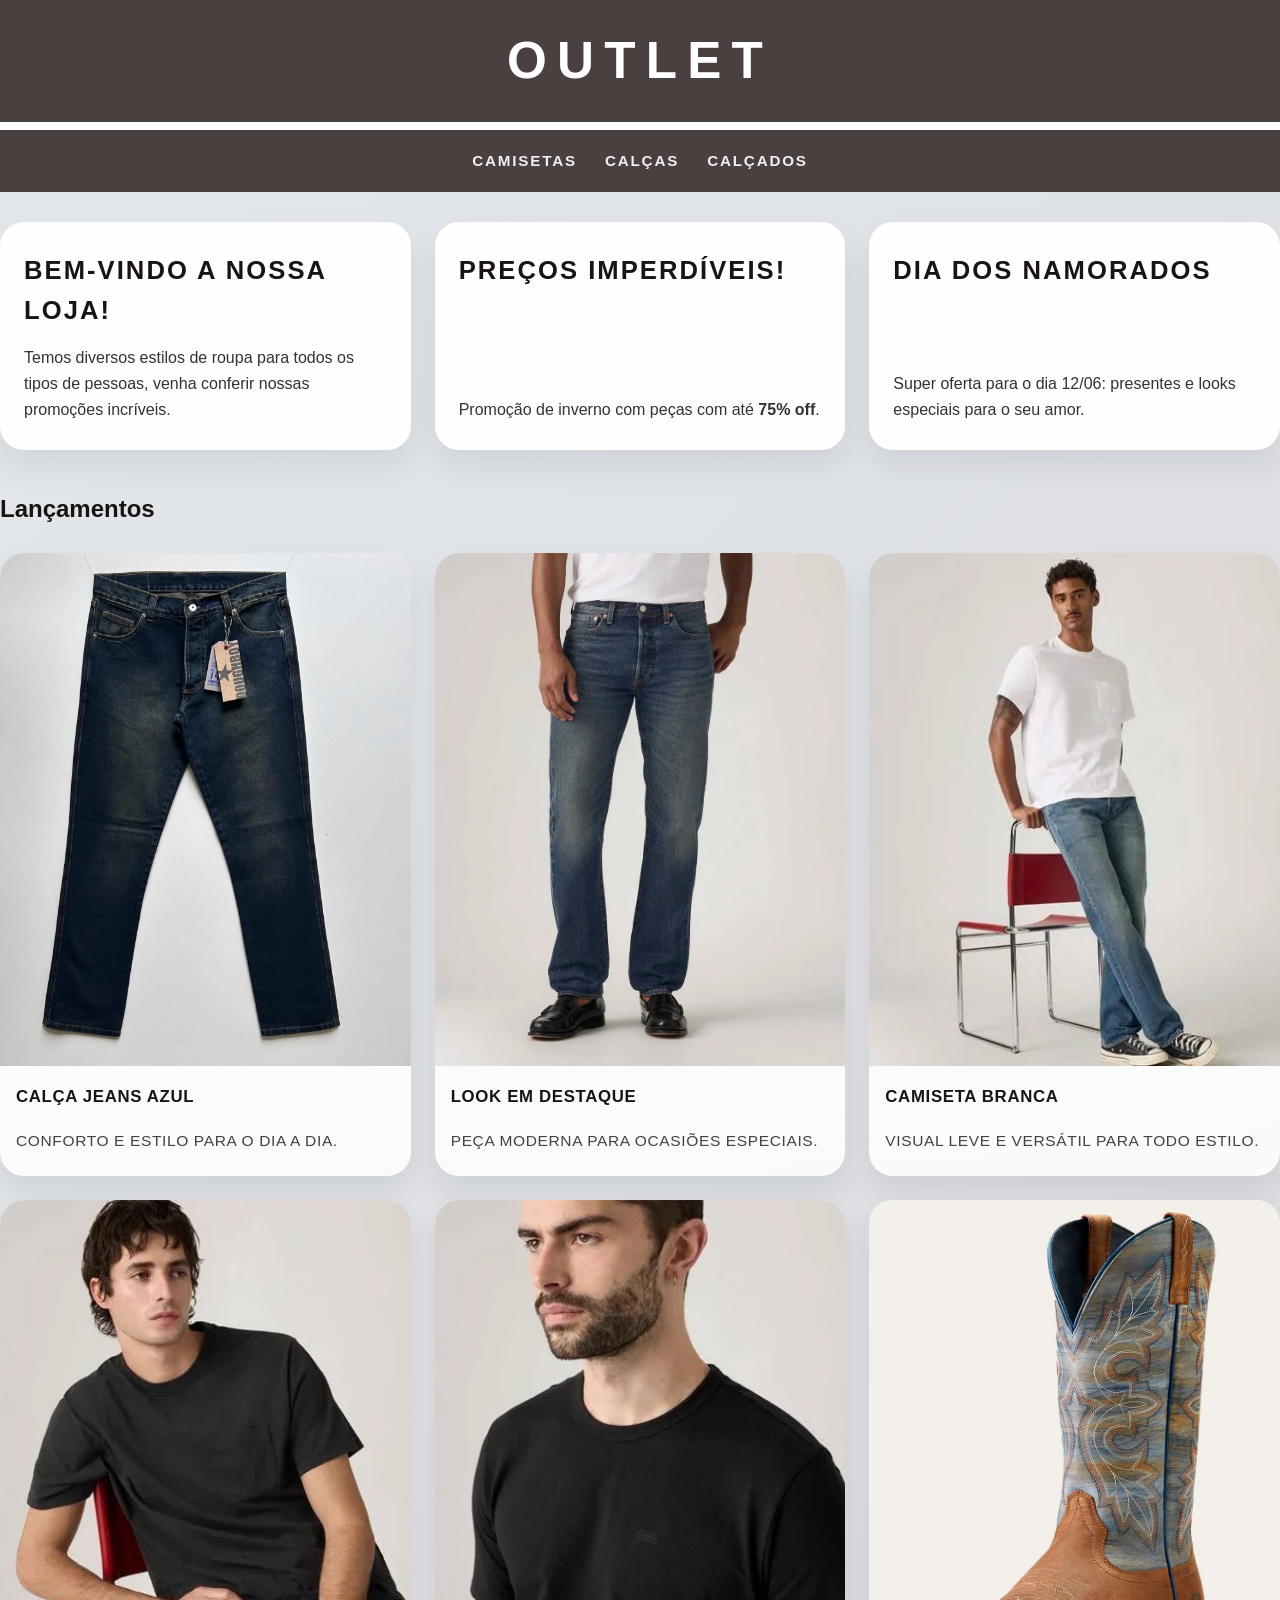
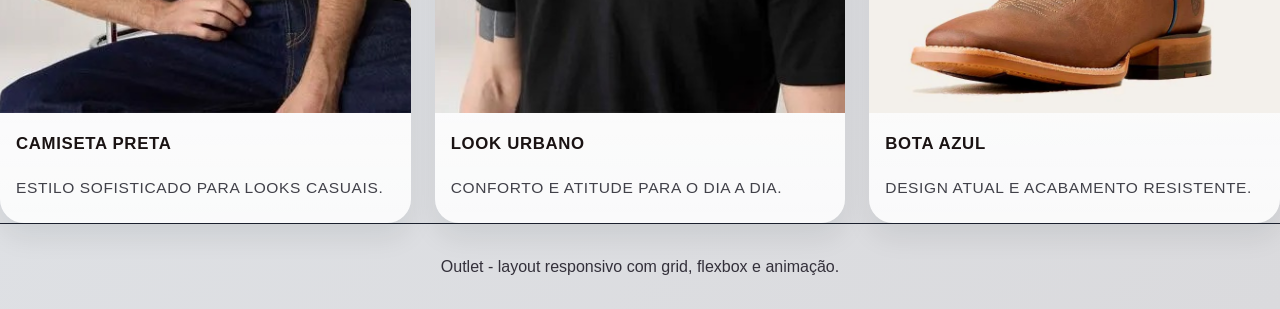
<file: Atividade 3 - HTML e CSS: Layout/Atividade 3 - HTML e CSS: Layout/index.html>
<!-- 
    Rodrigo ESchiavon Rojas
    Guilherme Malfe Zanatta
-->

<!doctype html>
<html lang="en">
  <head>
    <meta charset="UTF-8" />
    <meta name="viewport" content="width=device-width, initial-scale=1.0" />
    <link rel="stylesheet" href="style.css" />
    <link
      rel="icon"
      href="data:image/svg+xml,%3Csvg xmlns='http://www.w3.org/2000/svg' viewBox='0 0 16 16'%3E%3Ctext y='14' font-size='16'%3E🛒%3C/text%3E%3C/svg%3E"
    />
    <title>Outlet</title>
  </head>
  <body>
    <header id="cabecalho">
      <h1>Outlet</h1>
    </header>

    <!--Quase uma navegação-->
    <nav class="menu">
      <ul>
        <li><a href="camisetas.html">Camisetas</a></li>
        <li><a href="calcas.html">Calças</a></li>
        <li><a href="calcados.html">Calçados</a></li>
      </ul>
    </nav>
    <main>
      <section class="info-grid">
        <article class="info-card">
          <h2>Bem-vindo a nossa loja!</h2>
          <p>
            Temos diversos estilos de roupa para todos os tipos de pessoas,
            venha conferir nossas promoções incríveis.
          </p>
        </article>
        <article class="info-card">
          <h2>Preços imperdíveis!</h2>
          <p>Promoção de inverno com peças com até <strong>75% off</strong>.</p>
        </article>
        <article class="info-card">
          <h2>Dia dos Namorados</h2>
          <p>
            Super oferta para o dia 12/06: presentes e looks especiais para o seu amor.
          </p>
        </article>
      </section>

      <section class="products">
        <h2>Lançamentos</h2>
        <div class="cards">
          <article class="card">
            <img src="img/CalcaJeans.jpeg" alt="Calça jeans azul" />
            <div class="card-content">
              <h3>Calça Jeans Azul</h3>
              <p>Conforto e estilo para o dia a dia.</p>
            </div>
          </article>
          <article class="card">
            <img src="img/CalcaJeansComModelo.jpeg" alt="Calça jeans com modelo" />
            <div class="card-content">
              <h3>Look em Destaque</h3>
              <p>Peça moderna para ocasiões especiais.</p>
            </div>
          </article>
          <article class="card">
            <img src="img/CamisetaBrancaComModelo.jpeg" alt="Camiseta branca com modelo" />
            <div class="card-content">
              <h3>Camiseta Branca</h3>
              <p>Visual leve e versátil para todo estilo.</p>
            </div>
          </article>
          <article class="card">
            <img src="img/CamisetaPretaComModelo.jpeg" alt="Camiseta preta com modelo" />
            <div class="card-content">
              <h3>Camiseta Preta</h3>
              <p>Estilo sofisticado para looks casuais.</p>
            </div>
          </article>
          <article class="card">
            <img src="img/CamisetaPretaComModelo2.jpeg" alt="Camiseta preta feminina com modelo" />
            <div class="card-content">
              <h3>Look Urbano</h3>
              <p>Conforto e atitude para o dia a dia.</p>
            </div>
          </article>
          <article class="card">
            <img src="img/BotaAzul.jpeg" alt="Bota azul" />
            <div class="card-content">
              <h3>Bota Azul</h3>
              <p>Design atual e acabamento resistente.</p>
            </div>
          </article>
        </div>
      </section>
    </main>
    <footer>
      <p>Outlet - layout responsivo com grid, flexbox e animação.</p>
    </footer>
  </body>
</html>
</file>
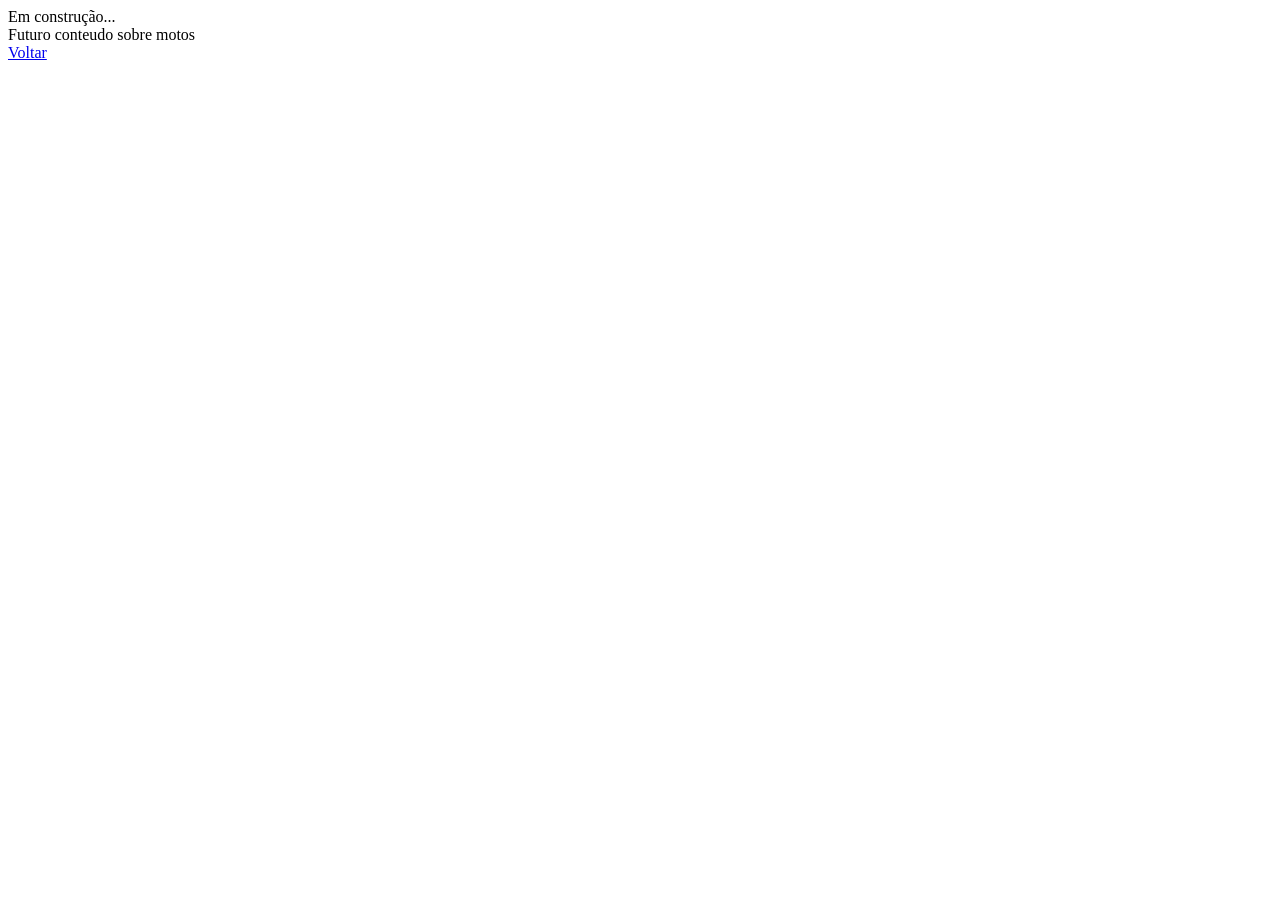
<file: conhcendoMais.html>
<!DOCTYPE html>
<html lang="en">
<head>
    <meta charset="UTF-8">
    <meta name="viewport" content="width=device-width, initial-scale=1.0">
    <title>Mais sibre motos</title>
</head>
<body>
    <header>Em construção...</header>
    <main>
        Futuro conteudo sobre motos
    </main>
    <footer>
        <a href="index.html">Voltar</a>
    </footer>
</body>
</html>
</file>
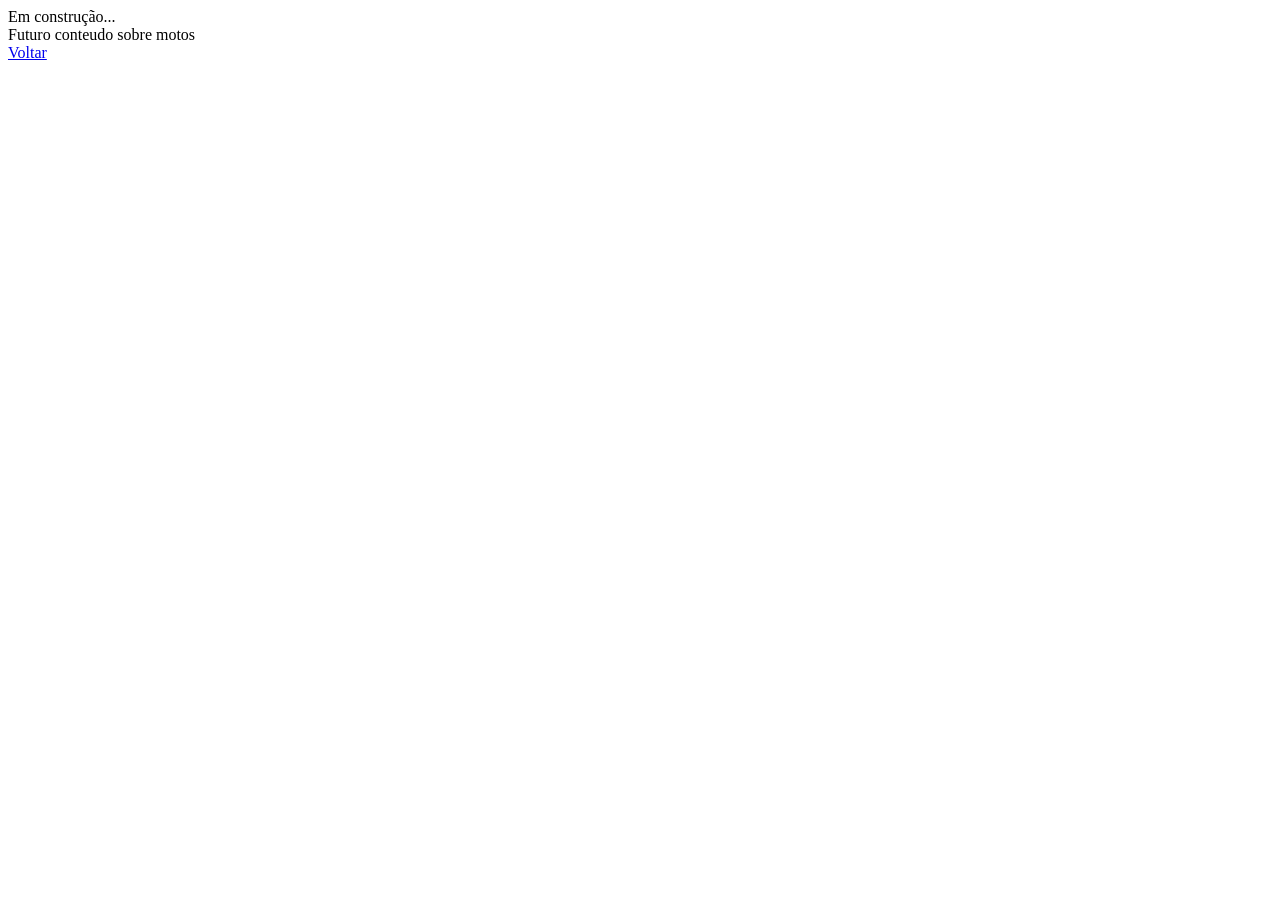
<file: Atividade 1 - Criação de Página HTML/conhcendoMais.html>
<!DOCTYPE html>
<html lang="en">
<head>
    <meta charset="UTF-8">
    <meta name="viewport" content="width=device-width, initial-scale=1.0">
    <title>Mais sobre motos</title>
</head>
<body>
    <header>Em construção...</header>
    <main>
        Futuro conteudo sobre motos
    </main>
    <footer>
        <a href="index.html">Voltar</a>
    </footer>
</body>
</html>
</file>
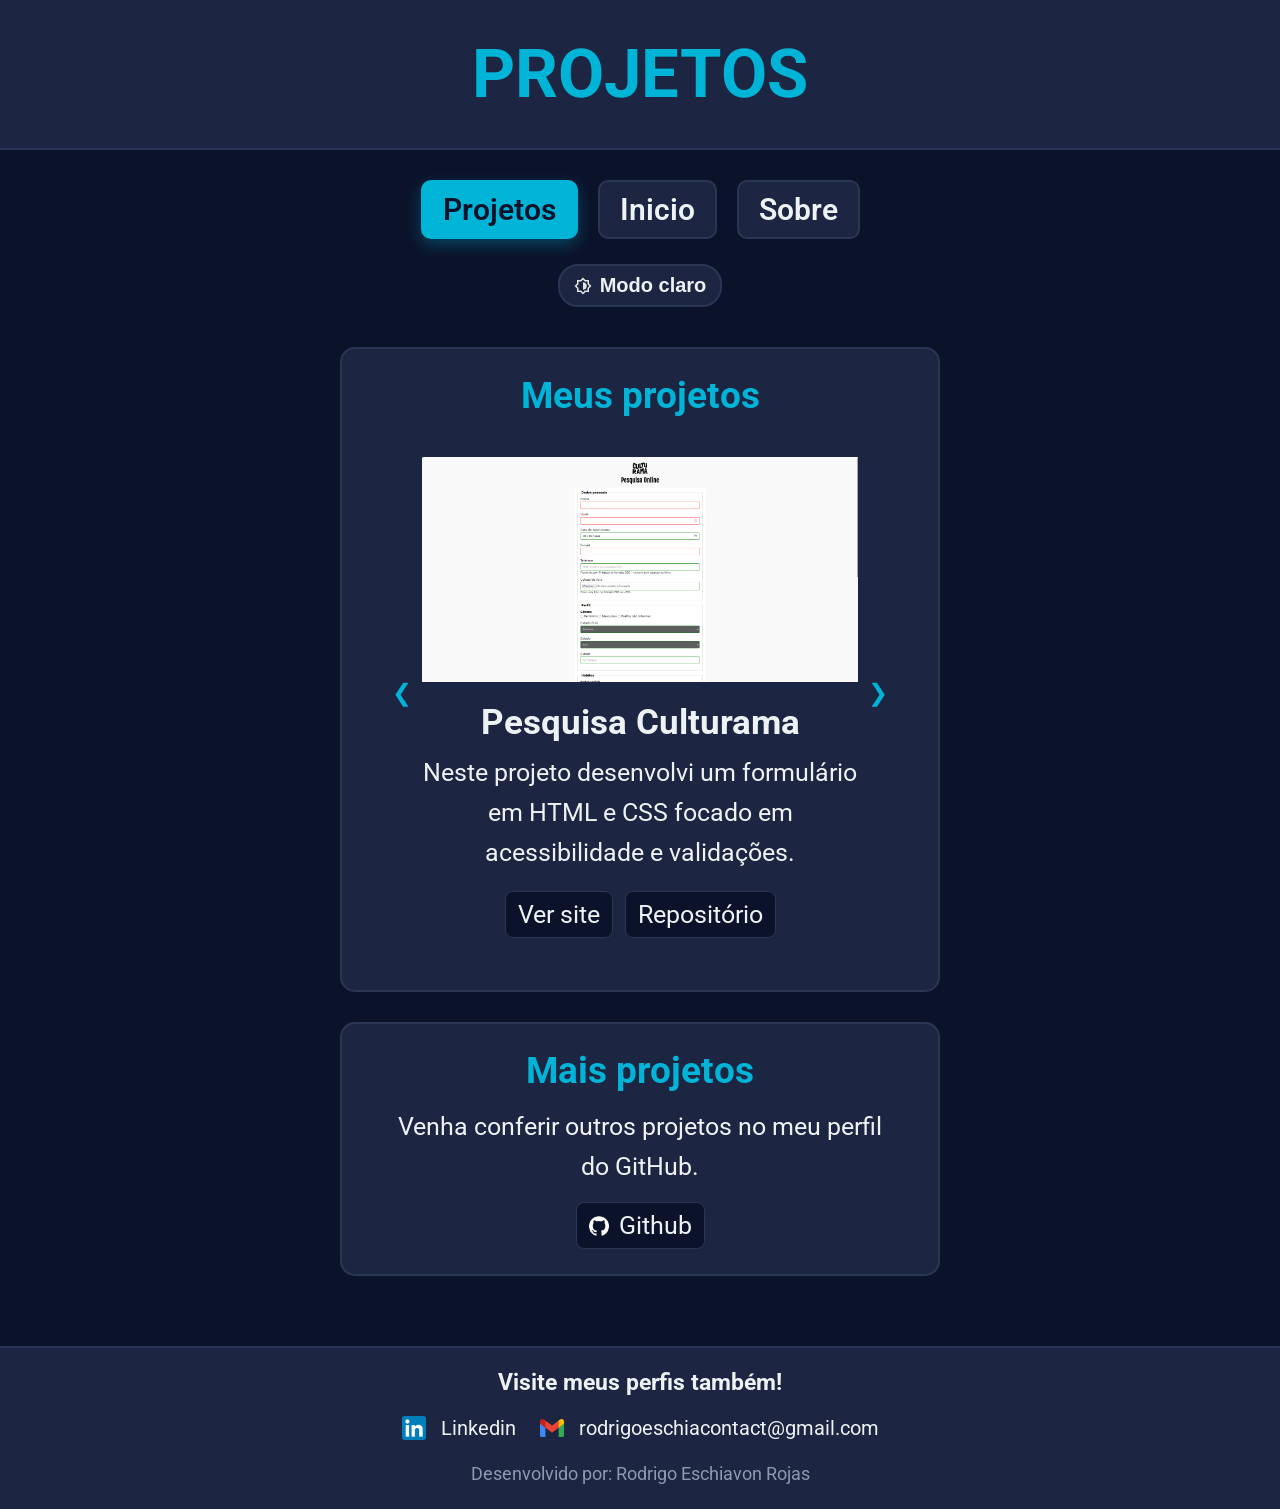
<file: trabalho_final/projetos.html>
<!DOCTYPE html>
<html lang="pt-br">

<head>
    <meta charset="UTF-8">
    <meta name="viewport" content="width=device-width, initial-scale=1.0">
    <link rel="icon" href="images/icon-roteador.webp">
    <link rel="stylesheet" href="css/index.css">
    <link rel="stylesheet" href="css/projetos.css">
    <title>Projetos</title>
</head>

<body>
    <header>
        <button id="botao-tema" aria-label="Alternar modo de cor">
            <img id="icone-tema" src="images/icon_modo_escuro_e_claro.svg" alt="Ícone Modo de Cor" />
            <span id="texto-botao">Modo claro</span>
        </button>
        <h1>Projetos</h1>
        <nav class="nav_bar">
            <a href="projetos.html">Projetos</a>
            <a href="index.html">Inicio</a>
            <a href="sobre.html">Sobre</a>
        </nav>
    </header>

    <main>
        <section class="card projetos-carousel">
            <h3>Meus projetos</h3>

            <div class="carrossel-container">
                <button class="seta anterior" aria-label="Projeto anterior">&#10094;</button>

                <div class="carrossel-slides" id="projects-track">
                    <article class="slide ativo project-slide">
                        <img class="project-image" src="images/projeto-culturama.jpeg" alt="Pesquisa Culturama">
                        <h4>Pesquisa Culturama</h4>
                        <p>Neste projeto desenvolvi um formulário em HTML e CSS focado em acessibilidade e validações.
                        </p>
                        <div class="project-links">
                            <a href="https://rodrigoesr.github.io/Pesquisa-Culturama/" target="_blank">Ver site</a>
                            <a href="https://github.com/RodrigoEsR/Pesquisa-Culturama" target="_blank">Repositório</a>
                        </div>
                    </article>

                    <article class="slide project-slide">
                        <img class="project-image" src="images/projeto-techboard.jpeg" alt="Techboard">
                        <h4>Techboard</h4>
                        <p>Projeto de estudo de HTML e CSS; implementação fiel ao protótipo e boas práticas.</p>
                        <div class="project-links">
                            <a href="https://rodrigoesr.github.io/Estudo-sobre-html-css/techboard/" target="_blank">Ver
                                site</a>
                            <a href="https://github.com/RodrigoEsR/Estudo-sobre-html-css"
                                target="_blank">Repositório</a>
                        </div>
                    </article>

                    <article class="slide project-slide">
                        <img class="project-image" src="images/projeto-network.jpeg" alt="Networking-study">
                        <h4>Networking-study</h4>
                        <p>Simulação de rede empresarial: DNS, TCP/IP, regras de acesso e documentação técnica.</p>
                        <div class="project-links">
                            <a href="https://github.com/RodrigoEsR/Networking-study" target="_blank">Repositório</a>
                        </div>
                    </article>
                </div>

                <button class="seta proximo" aria-label="Próximo projeto">&#10095;</button>
            </div>
            <div class="dots" id="project-dots" aria-hidden="false"></div>
        </section>

        <section class="card">
            <h3>Mais projetos</h3>
            <p>Venha conferir outros projetos no meu perfil do GitHub.</p>
            <a class="github" href="https://github.com/RodrigoEsR" target="_blank">
                <img class="github-icon" id="logo-github" src="images/logo-github-branco.webp" alt="Logo do Github">
                Github
            </a>
        </section>
    </main>
    <footer>
        <div class="footer-enderecos">
            <h3>Visite meus perfis também!</h3>
            <address>
                <div>
                    <img src="images/logo-linkedin.png" alt="Logo do Linkedin">
                    <a href="https://www.linkedin.com/in/rodrigoesr-sec/" target="_blank">Linkedin</a>
                </div>
                <div>
                    <img src="images/logo-gmail.webp" alt="Logo do Gmail">
                    <a href="mailto:rodrigoeschiacontact@gmail.com">rodrigoeschiacontact@gmail.com</a>
                </div>
            </address>
            <p class="footer-criacao">Desenvolvido por: Rodrigo Eschiavon Rojas</p>
        </div>
    </footer>
    <script src="js/script.js"></script>
</body>

</html>
</file>
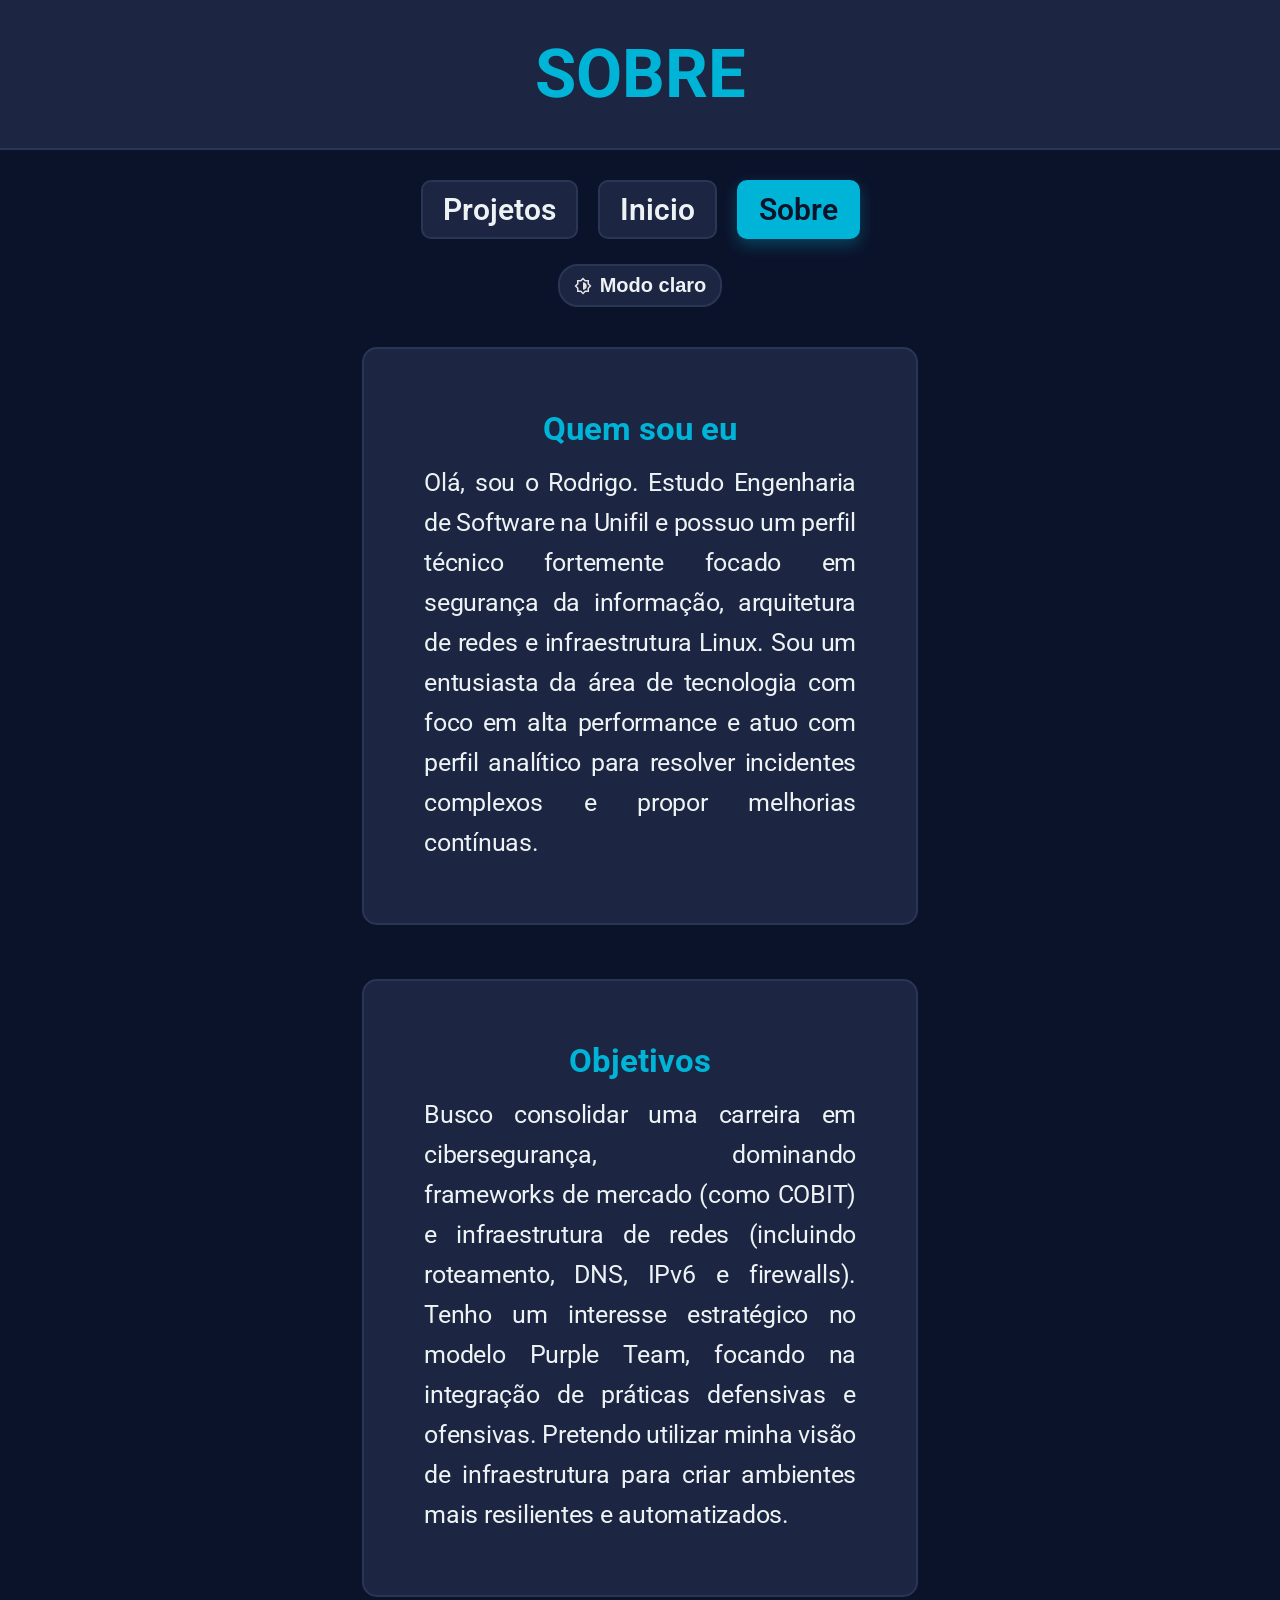
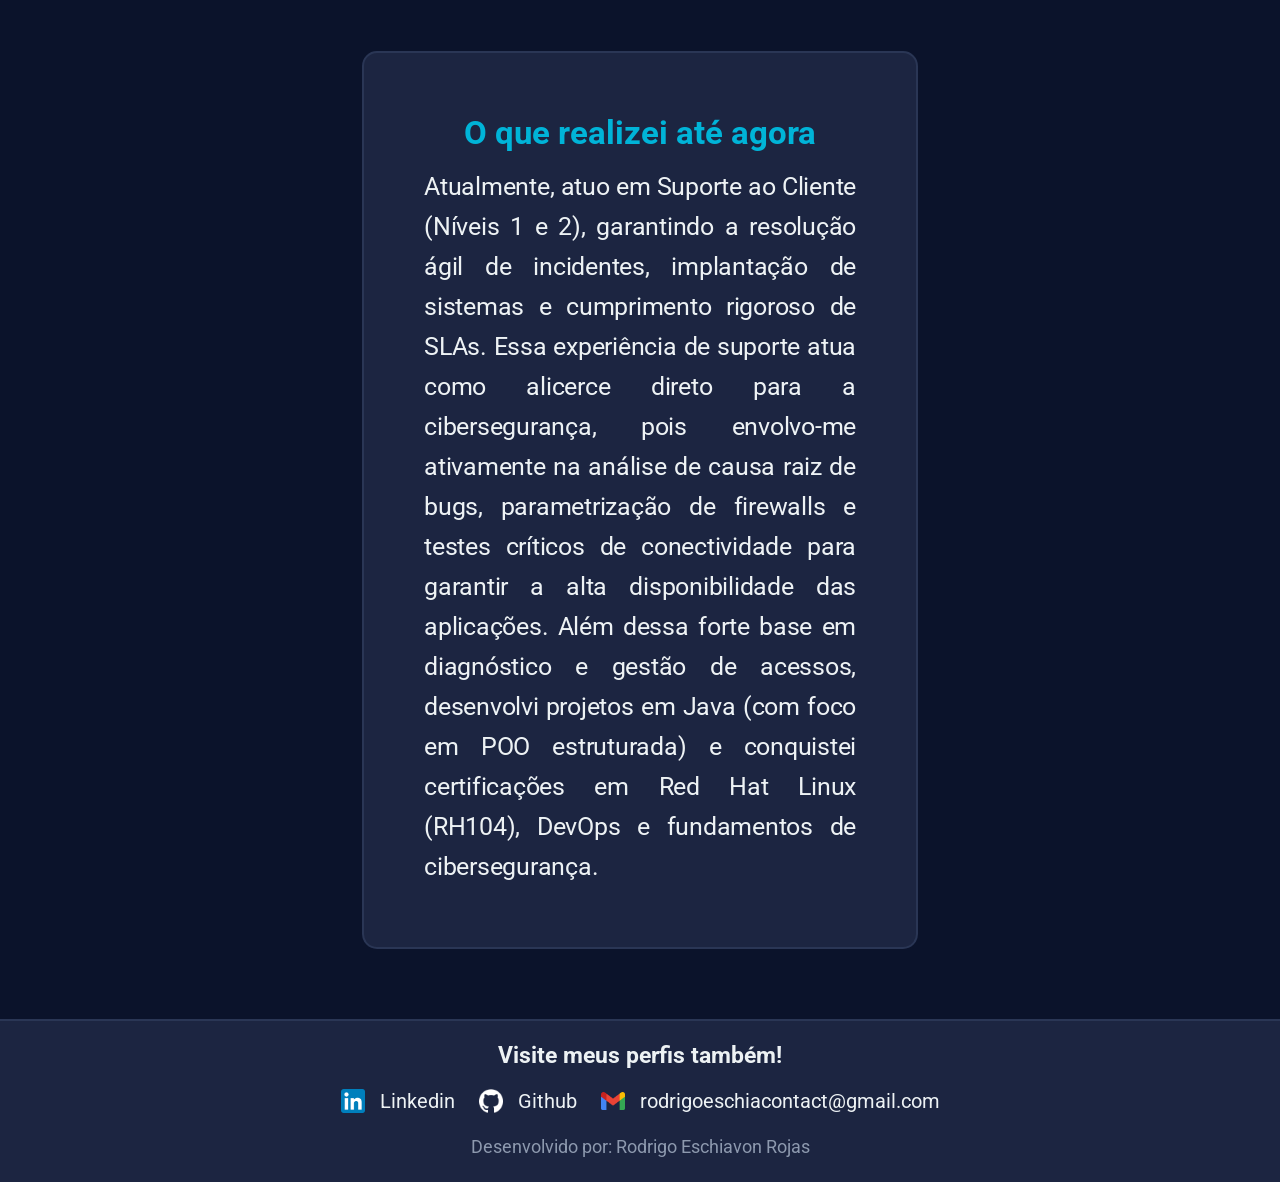
<file: trabalho_final/sobre.html>
<!DOCTYPE html>
<html lang="pt-br">

<head>
    <meta charset="UTF-8">
    <meta name="viewport" content="width=device-width, initial-scale=1.0">
    <link rel="icon" href="images/icon-roteador.webp">
    <link rel="stylesheet" href="css/index.css">
    <link rel="stylesheet" href="css/sobre.css">
    <title>Sobre</title>
</head>

<body>
    <header>
        <button id="botao-tema" aria-label="Alternar modo de cor">
            <img id="icone-tema" src="images/icon_modo_escuro_e_claro.svg" alt="Ícone Modo de Cor" />
            <span id="texto-botao">Modo claro</span>
        </button>
        <h1>Sobre</h1>
        <nav class="nav_bar">
            <a href="projetos.html">Projetos</a>
            <a href="index.html">Inicio</a>
            <a href="sobre.html">Sobre</a>
        </nav>
    </header>

    <main>
        <section class="card">
            <h2>Quem sou eu</h2>
            <p>Olá, sou o Rodrigo. Estudo Engenharia de Software na Unifil e possuo um perfil técnico fortemente focado em segurança da informação, arquitetura de redes e infraestrutura Linux. Sou um entusiasta da área de tecnologia com foco em alta performance e atuo com perfil analítico para resolver incidentes complexos e propor melhorias contínuas.</p>
        </section>

        <section class="card">
            <h2>Objetivos</h2>
            <p>Busco consolidar uma carreira em cibersegurança, dominando frameworks de mercado (como COBIT) e infraestrutura de redes (incluindo roteamento, DNS, IPv6 e firewalls). Tenho um interesse estratégico no modelo Purple Team, focando na integração de práticas defensivas e ofensivas. Pretendo utilizar minha visão de infraestrutura para criar ambientes mais resilientes e automatizados.</p>
        </section>

        <section class="card">
            <h2>O que realizei até agora</h2>
            <p>Atualmente, atuo em Suporte ao Cliente (Níveis 1 e 2), garantindo a resolução ágil de incidentes, implantação de sistemas e cumprimento rigoroso de SLAs. Essa experiência de suporte atua como alicerce direto para a cibersegurança, pois envolvo-me ativamente na análise de causa raiz de bugs, parametrização de firewalls e testes críticos de conectividade para garantir a alta disponibilidade das aplicações. Além dessa forte base em diagnóstico e gestão de acessos, desenvolvi projetos em Java (com foco em POO estruturada) e conquistei certificações em Red Hat Linux (RH104), DevOps e fundamentos de cibersegurança.</p>
        </section>
    </main>
    <footer>
        <div class="footer-enderecos">
            <h3>Visite meus perfis também!</h3>
            <address>
                <div>
                    <img src="images/logo-linkedin.png" alt="Logo do Linkedin">
                    <a href="https://www.linkedin.com/in/rodrigoesr-sec/" target="_blank">Linkedin</a>
                </div>
                <div>
                    <img id="logo-github" src="images/logo-github-branco.webp" alt="Logo do Github">
                    <a href="https://github.com/RodrigoEsR" target="_blank">Github</a>
                </div>
                <div>
                    <img src="images/logo-gmail.webp" alt="Logo do Gmail">
                    <a href="mailto:rodrigoeschiacontact@gmail.com">rodrigoeschiacontact@gmail.com</a>
                </div>
            </address>
            <p class="footer-criacao">Desenvolvido por: Rodrigo Eschiavon Rojas</p>
        </div>
    </footer>
    <script src="js/script.js"></script>
</body>

</html>
</file>
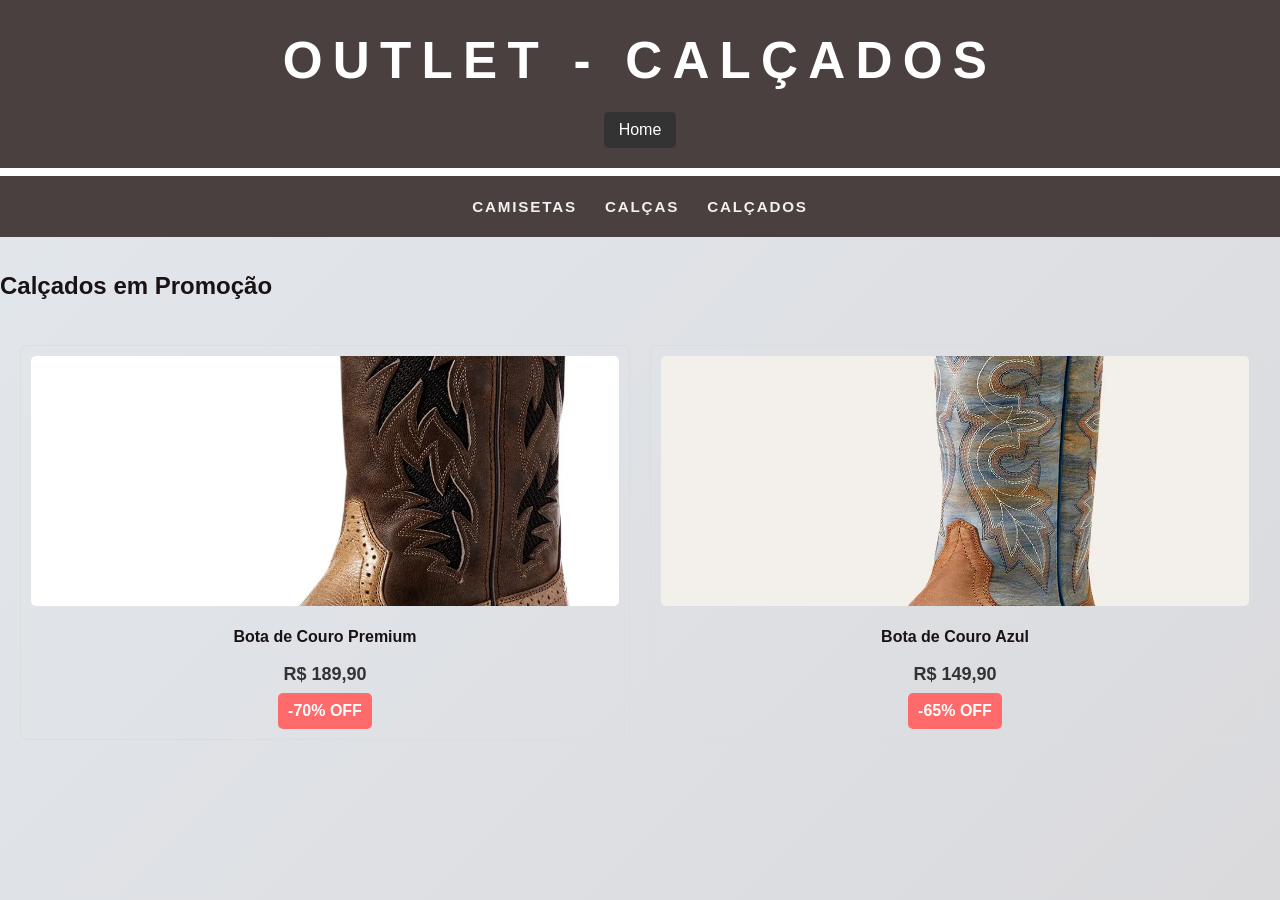
<file: Atividade 3 - HTML e CSS: Layout/Atividade 3 - HTML e CSS: Layout/calcados.html>
<!DOCTYPE html>
<html lang="en">
<head>
    <meta charset="UTF-8">
    <meta name="viewport" content="width=device-width, initial-scale=1.0">
    <link rel="stylesheet" href="style.css">
    <link rel="icon" href="data:image/svg+xml,%3Csvg xmlns='http://www.w3.org/2000/svg' viewBox='0 0 16 16'%3E%3Ctext y='14' font-size='16'%3E🛒%3C/text%3E%3C/svg%3E">
    <title>Calçados - Outlet</title>
</head>
<body>
    <header id="cabecalho">
        <h1>Outlet - Calçados</h1>
        <a href="index.html" class="home">Home</a>
    </header>

    <nav class="menu">
        <ul>
            <li><a href="camisetas.html">Camisetas</a></li>
            <li><a href="calcas.html">Calças</a></li>
            <li><a href="calcados.html">Calçados</a></li>
        </ul>
    </nav>

    <main>
        <section class="produtos">
            <h2>Calçados em Promoção</h2>
            <div class="grid-produtos">
                <div class="produto">
                    <img src="img/Bota.jpeg" alt="Bota">
                    <h3>Bota de Couro Premium</h3>
                    <p class="preco">R$ 189,90</p>
                    <p class="desconto">-70% OFF</p>
                </div>

                <div class="produto">
                    <img src="img/BotaAzul.jpeg" alt="Bota de Couro com detalhes azuis">
                    <h3>Bota de Couro Azul</h3>
                    <p class="preco">R$ 149,90</p>
                    <p class="desconto">-65% OFF</p>
                </div>
            </div>
        </section>
    </main>
</body>
</html>
</file>
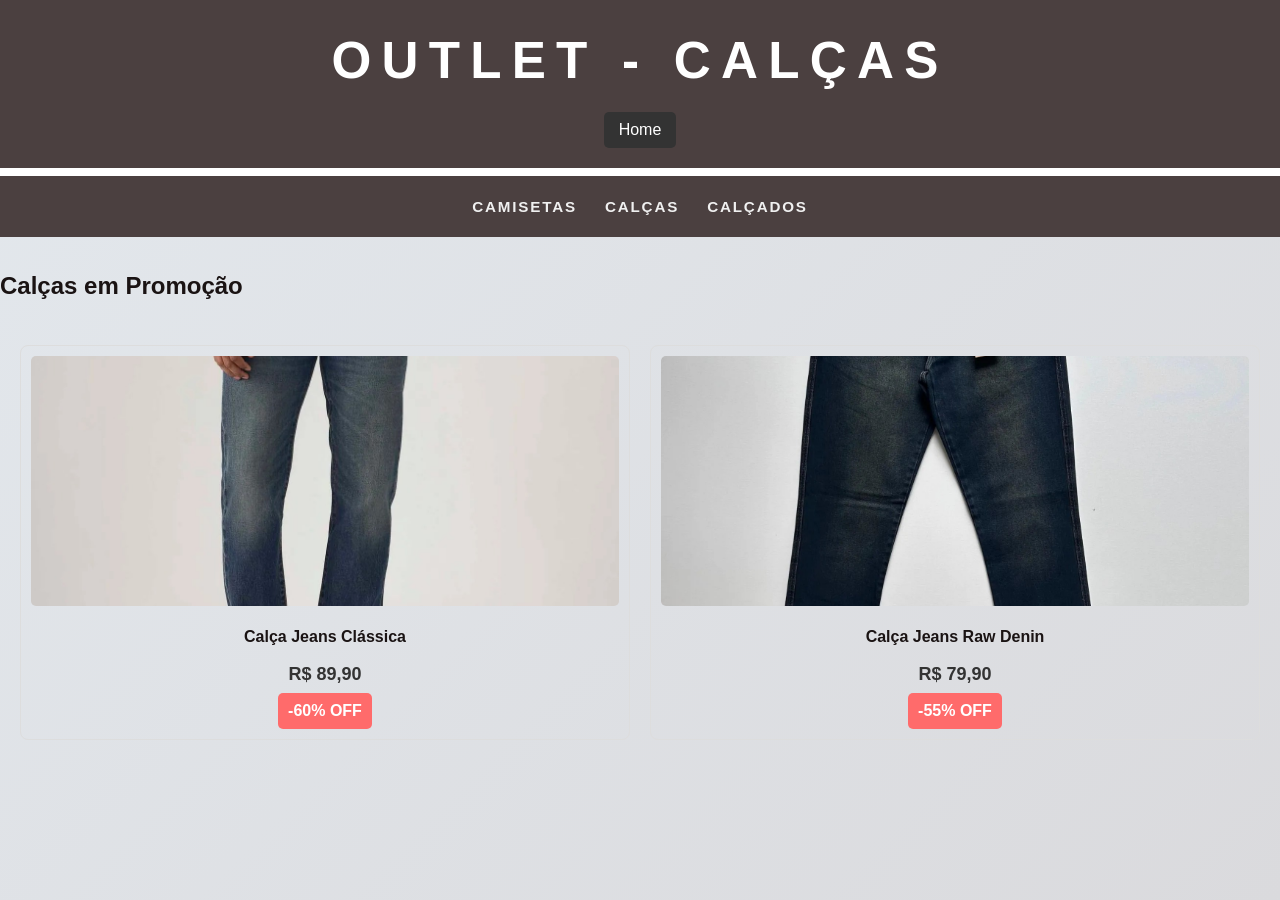
<file: Atividade 3 - HTML e CSS: Layout/Atividade 3 - HTML e CSS: Layout/calcas.html>
<!DOCTYPE html>
<html lang="en">
<head>
    <meta charset="UTF-8">
    <meta name="viewport" content="width=device-width, initial-scale=1.0">
    <link rel="stylesheet" href="style.css">
    <link rel="icon" href="data:image/svg+xml,%3Csvg xmlns='http://www.w3.org/2000/svg' viewBox='0 0 16 16'%3E%3Ctext y='14' font-size='16'%3E🛒%3C/text%3E%3C/svg%3E">
    <title>Calças - Outlet</title>
</head>
<body>
    <header id="cabecalho">
        <h1>Outlet - Calças</h1>
        <a href="index.html" class="home">Home</a>
    </header>

    <nav class="menu">
        <ul>
            <li><a href="camisetas.html">Camisetas</a></li>
            <li><a href="calcas.html">Calças</a></li>
            <li><a href="calcados.html">Calçados</a></li>
        </ul>
    </nav>

    <main>
        <section class="produtos">
            <h2>Calças em Promoção</h2>
            <div class="grid-produtos">
                <div class="produto">
                    <img src="img/CalcaJeansComModelo.jpeg" alt="Calça Levis 501">
                    <h3>Calça Jeans Clássica</h3>
                    <p class="preco">R$ 89,90</p>
                    <p class="desconto">-60% OFF</p>
                </div>

                <div class="produto">
                    <img src="img/CalcaJeans.jpeg" alt="Calça Raw Denin">
                    <h3>Calça Jeans Raw Denin</h3>
                    <p class="preco">R$ 79,90</p>
                    <p class="desconto">-55% OFF</p>
                </div>
            </div>
        </section>
    </main>
</body>
</html>
</file>
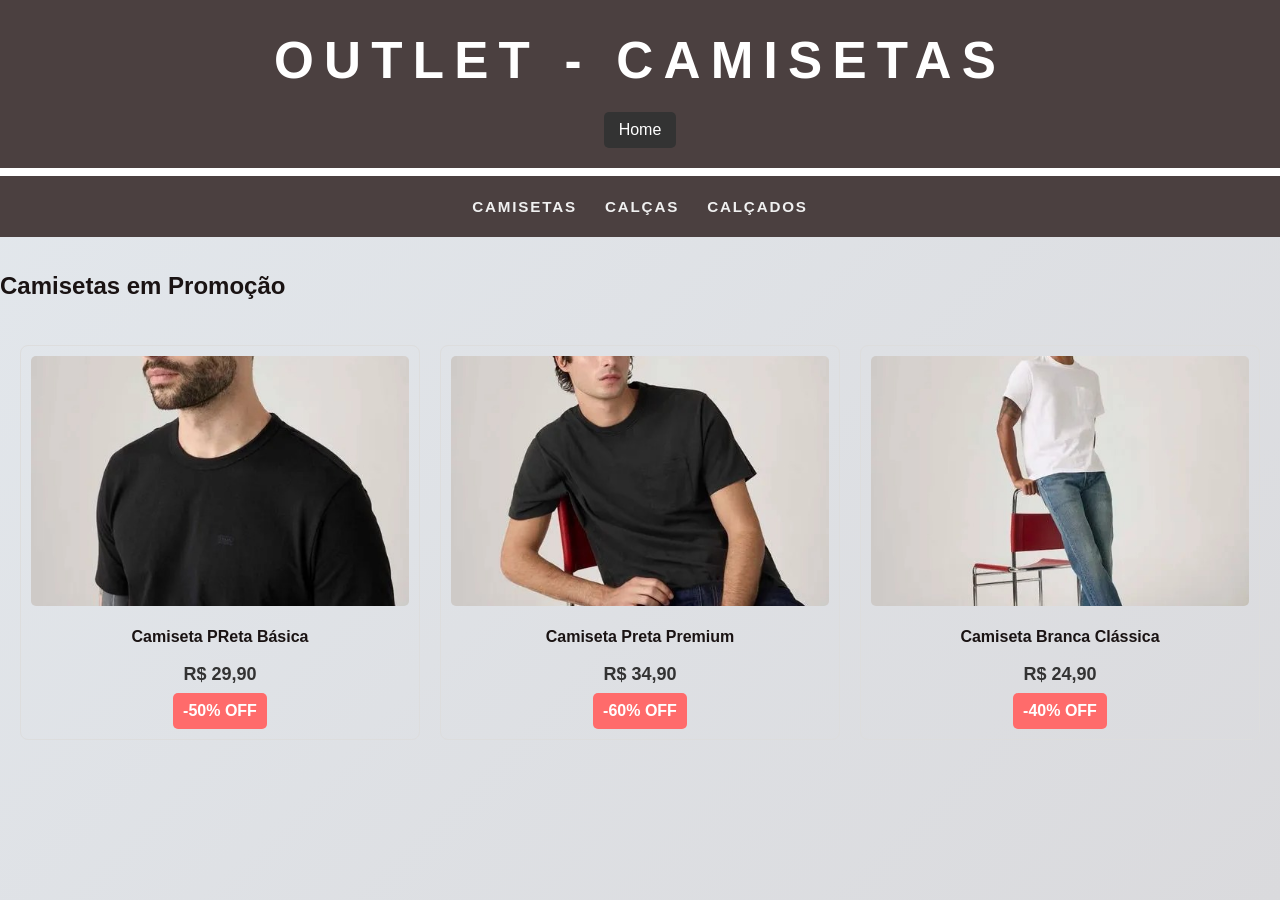
<file: Atividade 3 - HTML e CSS: Layout/Atividade 3 - HTML e CSS: Layout/camisetas.html>
<!DOCTYPE html>
<html lang="en">
<head>
    <meta charset="UTF-8">
    <meta name="viewport" content="width=device-width, initial-scale=1.0">
    <link rel="stylesheet" href="style.css">
    <link rel="icon" href="data:image/svg+xml,%3Csvg xmlns='http://www.w3.org/2000/svg' viewBox='0 0 16 16'%3E%3Ctext y='14' font-size='16'%3E🛒%3C/text%3E%3C/svg%3E">
    <title>Camisetas - Outlet</title>
</head>
<body>
    <header id="cabecalho">
        <h1>Outlet - Camisetas</h1>
        <a href="index.html" class="home">Home</a>
    </header>

    <nav class="menu">
        <ul>
            <li><a href="camisetas.html">Camisetas</a></li>
            <li><a href="calcas.html">Calças</a></li>
            <li><a href="calcados.html">Calçados</a></li>
        </ul>
    </nav>

    <main>
        <section class="produtos">
            <h2>Camisetas em Promoção</h2>
            <div class="grid-produtos">
                <div class="produto">
                    <img src="img/CamisetaPretaComModelo2.jpeg" alt="Camiseta Preta">
                    <h3>Camiseta PReta Básica</h3>
                    <p class="preco">R$ 29,90</p>
                    <p class="desconto">-50% OFF</p>
                </div>

                <div class="produto">
                    <img src="img/CamisetaPretaComModelo.jpeg" alt="Camiseta Preta">
                    <h3>Camiseta Preta Premium</h3>
                    <p class="preco">R$ 34,90</p>
                    <p class="desconto">-60% OFF</p>
                </div>

                <div class="produto">
                    <img src="img/CamisetaBrancaComModelo.jpeg" alt="Camiseta Branca">
                    <h3>Camiseta Branca Clássica</h3>
                    <p class="preco">R$ 24,90</p>
                    <p class="desconto">-40% OFF</p>
                </div>
            </div>
        </section>
    </main>
</body>
</html>
</file>
<file: Atividade 2/css/style.css>
.oswald{
  font-family: "Oswald", sans-serif;
  font-optical-sizing: auto;
  font-weight: 400;
  font-style: normal;
}


.finlandica-headline{
  font-family: "Finlandica Headline", sans-serif;
  font-optical-sizing: auto;
  font-weight: 400;
  font-style: normal;
}

* {
    margin: 0;
    padding: 0;
    box-sizing: border-box;
}

body {
    border: none;
    font-family: "Oswald", sans-serif;
    background-color: rgb(219, 225, 231);
    border-radius: 10px;
    margin-bottom: auto;
}

header {
    border: none;
    background-color: rgb(53, 83, 148);
    padding: 20px;
    width: 100%;
    margin: 0 auto;
    height: auto;
}

h1{
    font-family: "Finlandica Headline", sans-serif;
    text-align: center;
    color: rgb(221, 232, 241);
    text-transform: uppercase;
}

h2{
    color: rgb(44, 45, 46);
}

main{
    width: 100%;
    margin: 0 auto;
    
}

footer{
    border: none;
    width: 100%;
    height: 100px;
    margin: 0 auto;
    padding: 10px;
    background-color: rgb(53, 83, 148);
}

article{
    background-color: aliceblue;
    max-width: 100%;
    padding: 50px;
}

p {
    margin: 2%;
}

ul,ol {
    margin: 1% 5% 20px 4%;
}

hr{
   border: none;               
    height: 1px;               
    background-color: #000;    
    width: 90%;                 
    margin: 40px auto;   
}

address {
    color: rgb(221, 232, 241);
    margin-top: 15px;
    margin-bottom: 10px;
    margin-left: 44px;
}

a {
    color: aliceblue;
    text-decoration: dashed;
}

a:hover{
    color: rgb(99, 160, 218);
}

#voltaIncio {
    margin-left: 110px;
    text-align: right;
}
#linkImagemMoto{
    color: black;
    margin: auto;
}
#linkImagemMoto:hover {
    color: blue;
}

.menu {
    border-radius: 30px;
    background-color: rgb(27, 49, 97);
    display: flex;
    justify-content: center;
    list-style: none;
    gap: 30px; 
}
</file>
<file: trabalho_final/css/index.css>
@import url('https://fonts.googleapis.com/css2?family=Roboto:ital,wght@0,100..900;1,100..900&display=swap');

.roboto {
  font-family: "Roboto", sans-serif;
  font-optical-sizing: auto;
  font-weight: 400;
  font-style: normal;
  font-variation-settings:
    "wdth" 100;
}

:root {
    --bg-principal: #0B132B;
    --bg-secundario: #1C2541;
    --card-border: #2A3655;
    --texto-principal: #EDF2F4;
    --texto-secundario: #8D99AE;
    --destaque: #00B4D8;
    --destaque-hover: #0B132B;
    --bg-hover: #90E0EF;
}

* {
    margin: 0;
    box-sizing: border-box;
    padding: 0;
}

html {
    font-family: 'Roboto', sans-serif;
}

body {
    background-color: var(--bg-principal);
    color: var(--texto-principal);
    min-height: 100vh;
    display: flex;
    flex-direction: column;
    align-items: center;
    font-family: 'Roboto', sans-serif;
}

main {
    width: 100%;
    max-width: 1200px;
    padding: 20px;
    display: flex;
    flex-direction: column;
    align-items: center; 
    text-align: center; 
}

header{
    width: 100%;
    max-width: 100%;
    display: flex;
    flex-direction: column;
    align-items: center; 
    text-align: center; 
}

footer {
    width: 100%;
    max-width: 100%;
    margin-top: auto;
    margin-bottom: 0;
    background-color: var(--bg-secundario);
    border-top: 2px solid var(--card-border);
    display: flex;
    flex-direction: column;
    align-items: center;
    padding: 30px 20px;
    font-size: 20px;
}


header {
    gap: 15px;
    margin: 0 0 20px;
}

h1 {
    text-transform: uppercase;
    background-color: var(--bg-secundario);
    width: calc(100% + 40px);
    max-width: none;
    margin: 0 -20px;
    padding: 35px 20px;
    border: none;
    border-bottom: 2px solid var(--card-border);
    border-radius: 0;
    font-size: 67px;
    color: var(--destaque);
}


.nav_bar {
    font-size: 25px;
    display: flex;
    justify-content: center;
    gap: 20px;
    margin-top: 15px;
}

.nav_bar a {
    background-color: var(--bg-secundario);
    padding: 10px 20px;
    border-radius: 10px;
    border: 2px solid var(--card-border);
    color: var(--texto-principal);
    text-decoration: none;
    font-weight: 600;
    font-size: 30px;

    transition: transform 0.3s cubic-bezier(0.25, 1, 0.5, 1), 
                box-shadow 0.3s ease, 
                border-color 0.3s ease,
                background-color 0.3s ease,
                color 0.3s ease;
}


.nav_bar a:hover {
    transform: translateY(-4px); 
    border-color: var(--destaque);
    box-shadow: 0 6px 15px rgba(0, 180, 216, 0.3);
    background-color: var(--bg-secundario); 
    color: var(--destaque); 
}

.nav_bar a.nav-ativo {
    background-color: var(--destaque);
    color: var(--bg-principal);
    border-color: var(--destaque);
    box-shadow: 0 6px 15px rgba(0, 180, 216, 0.3);
    pointer-events: none; 
}


#botao-tema {
    margin: 0 auto;
    margin-top: 10px;
    background-color: var(--bg-secundario);
    border: 2px solid var(--card-border);
    color: var(--texto-principal);
    padding: 8px 14px;
    border-radius: 20px;
    cursor: pointer;
    display: flex;
    align-items: center;
    justify-content: center;
    gap: 8px;
    font-weight: 600;
    font-size: 20px;
    transition: all 0.3s ease;
    z-index: 1000;
}

#botao-tema:hover {
    transform: scale(1.05);
    border-color: var(--destaque);
    box-shadow: 0 0 12px rgba(0, 180, 216, 0.3);
}

#botao-tema img {
    width: 18px;
    height: 18px;
    object-fit: contain;
}



body.light-mode {
    --bg-principal: #F4F7F6;
    --bg-secundario: #FFFFFF;
    --card-border: #D1D5DB;
    --texto-principal: #1C2541;
    --texto-secundario: #4B5563;
    --destaque: #0077B6; 
}


body.light-mode .card:hover, 
body.light-mode .nav_bar a:hover,
body.light-mode #botao-tema:hover {
    box-shadow: 0 10px 25px rgba(0, 119, 182, 0.15); 
}


body.light-mode #icone-tema {
    filter: invert(1); 
}

img {
    max-width: 100%;
    height: auto;
    border-radius: 8px;
}


.card {
    background-color: var(--bg-secundario);
    width: 100%;
    max-width: 600px;
    display: flex;
    flex-direction: column;
    align-items: center;
    gap: 15px;
    margin-bottom: 30px;
    border-radius: 15px;
    border: 2px solid var(--card-border);
    padding: 25px 40px;
    transition: transform 0.4s cubic-bezier(0.25, 1, 0.5, 1), 
    box-shadow 0.4s ease, 
    border-color 0.4s ease;
}

.card:hover {
    
    transform: translateY(-8px); 
    
    
    border-color: var(--destaque); 
    
    
    box-shadow: 0 10px 25px rgba(0, 180, 216, 0.2); 
    
    
    cursor: pointer; 
}


.card h2, .card h3 {
    color: var(--destaque);
    font-size: 37px; 
}

.card p {
    font-size: 25px;
    line-height: 1.6;
}

.card ul {
    list-style: none; 
    padding: 0;
    text-align: left;
    width: 100%;
}

.card ul li {
    margin-bottom: 12px;
    font-size: 25px;
    display: flex;
    align-items: center;
    gap: 10px; 
}


.card ul.lista_projetos {
    list-style: none;     
    padding-left: 0;      
    width: 100%;
    max-width: 480px;      
    margin: 0 auto;        
    display: flex;        
    flex-direction: column;
}


.card ul.lista_projetos li {
    display: flex;         
    align-items: flex-start; 
    text-align: left;      
    margin-bottom: 15px;   
    font-size: 25px;
    line-height: 1.6;      
    gap: 12px;             
}


.card ul.lista_projetos li::before {
    content: "•";          
    color: var(--destaque);
    font-size: 25px;       
    line-height: 1;        
    margin-top: 2px;       
    flex-shrink: 0;        
}


.card ul li::before {
    content: "";
    width: 18px;  
    height: 18px; 
    background-size: contain;
    background-repeat: no-repeat;
    display: inline-block;
}


.carrossel-container {
    display: flex;
    align-items: center;
    justify-content: space-between;
    width: 100%;
    position: relative;
    margin-top: 15px;
}


.carrossel-slides {
    width: 100%;
    display: flex;
    justify-content: center;
    overflow: hidden;
}

.slide {
    display: none; 
    flex-direction: column;
    align-items: center;
    gap: 10px;
    animation: fade 0.5s ease-in-out; 
}


.slide.ativo {
    display: flex;
}

.logo-tech {
    width: 80px; 
    height: 80px;
    object-fit: contain;
}


.seta {
    background: transparent;
    border: none;
    color: var(--destaque);
    font-size: 24px;
    cursor: pointer;
    padding: 10px;
    transition: color 0.3s;
}

.seta:hover {
    color: var(--destaque-hover);
}

.logo-tech {
    width: 60px;          
    height: 60px;         
    object-fit: contain;  
}

@keyframes fade {
    from { opacity: 0; transform: scale(0.95); }
    to { opacity: 1; transform: scale(1); }
}


.esteira-container {
    overflow: hidden;
    width: 100%;
    position: relative;
    padding: 15px 0;
    
    mask-image: linear-gradient(to right, transparent, #000 10%, #000 90%, transparent);
    -webkit-mask-image: linear-gradient(to right, transparent, #000 10%, #000 90%, transparent);
}


.esteira-track {
    display: flex;
    width: max-content; 
    gap: 40px; 
    animation: rolarEsteira 25s linear infinite; 
}


.esteira-container:hover .esteira-track {
    animation-play-state: paused;
}


.esteira-item {
    display: flex;
    align-items: center;
    gap: 12px;
    white-space: nowrap; 
    background-color: rgba(255, 255, 255, 0.03); 
    padding: 10px 20px;
    border-radius: 8px;
    border: 1px solid rgba(42, 54, 85, 0.5); 
}


.logo-certificado {
    width: 30px; 
    height: 30px;
    object-fit: contain;
}

.esteira-item span {
    font-size: 20px;
    color: var(--texto-principal);
}


@keyframes rolarEsteira {
    0% {
        transform: translateX(0);
    }
    100% {
        
        transform: translateX(-50%); 
    }
}


footer {
    width: 100%;
    margin-top: 20px;
    margin-bottom: 0;
    display: flex;
    flex-direction: column;
    justify-content: flex-end;
    align-items: center;
    padding: 20px;
}

.footer-enderecos {
    width: 100%;
    max-width: 1120px;
    display: flex;
    flex-direction: column;
    align-items: center;
    gap: 18px;
}

footer address {
    font-style: normal;
    display: flex;
    flex-wrap: wrap;
    justify-content: center;
    align-items: center;
    gap: 24px;
    width: 100%;
    margin: 0;
}


footer address div {
    display: flex;
    align-items: center;
    gap: 15px;
    text-align: left;
}


footer address img {
    width: 24px;
    height: 24px;
    object-fit: contain;
    flex-shrink: 0;
    border-radius: 0;
}


footer address a {
    text-decoration: none;
    color: var(--texto-principal);
    font-size: 20px;
    line-height: 1.4;
    word-break: break-all; 
    transition: color 0.3s ease;
}


footer address a:hover {
    color: var(--destaque);
}

footer p {
    font-size: 20px;
    line-height: 1.6;
    margin: 0;
}

.footer-criacao {
    margin: 0;
    font-size: 18px;
    color: var(--texto-secundario);
}

@media (max-width: 768px) {
    #botao-tema {
        position: relative;
        top: 0;
        right: 0;
        margin-bottom: 20px;
    }

    h1 {
        font-size: 41px; 
        padding: 15px 10px;
        padding-bottom: 30px;
        padding-top: 30px;
        word-break: break-word; 
    }


    .nav_bar {
        flex-wrap: wrap;
        gap: 10px;
    }


    .card {
        padding: 30px 30px;
    }
    
    .card h2, .card h3 {
        font-size: 26px;
    }
}
</file>
<file: Atividade 3 - HTML e CSS: Layout/Atividade 3 - HTML e CSS: Layout/style.css>
* {
    box-sizing: border-box;
}

body {
    background: linear-gradient(135deg, #e3e8ed 0%, #dadadd 100%);
    min-height: 100vh;
    margin: 0;
    font-family: 'Montserrat', -apple-system, 'Segoe UI', 'Helvetica Neue', Arial, sans-serif;
    color: #1a1313;
    line-height: 1.6;
}

header#cabecalho {
    background-color: #4b4040;
    width: 100%;
    margin: 0;
    border-bottom: 8px solid #ffffff;
    text-align: center;
    padding: 20px 10px;
}

header h1 {
    margin: 0;
    font-size: clamp(2rem, 4vw, 3.5rem);
    letter-spacing: 0.2em;
    text-transform: uppercase;
    color: #ffffff;
}

nav.menu {
    background-color: #4b4040;
    padding: 18px 20px;
    margin-bottom: 30px;
}

nav ul {
    list-style: none;
    display: flex;
    justify-content: center;
    flex-wrap: wrap;
    gap: 28px;
    margin: 0;
    padding: 0;
}

nav ul li a {
    color: #f0f0f0;
    font-weight: 700;
    text-transform: uppercase;
    letter-spacing: 0.12em;
    font-size: 0.95rem;
    transition: color 0.25s ease, transform 0.25s ease;
}

.info-card h2,
.card-content h3 {
    margin-top: 0;
    margin-bottom: 18px;
    color: #1a1313;
    font-size: clamp(1.5rem, 2vw, 2.3rem);
    text-transform: uppercase;
    letter-spacing: 0.08em;
}

main section p,
.info-card p,
.card-content p,
footer p {
    margin: 0;
    font-size: 1rem;
    font-weight: 500;
    color: #33303a;
}

.info-grid {
  display: grid;
  grid-template-columns: repeat(3, minmax(240px, 1fr));
  gap: 24px;
  margin-bottom: 40px;
}

.info-card {
  background: rgba(255, 255, 255, 0.96);
  border-radius: 24px;
  padding: 28px 24px;
  box-shadow: 0 16px 32px rgba(16, 20, 28, 0.08);
  display: flex;
  flex-direction: column;
  justify-content: space-between;
  height: 100%;
}

.info-card h2 {
  margin-bottom: 14px;
}

.card {
    background: linear-gradient(180deg, rgba(255, 255, 255, 0.96) 0%, rgba(255, 255, 255, 0.85) 100%);
    border-radius: 24px;
    overflow: hidden;
    box-shadow: 0 14px 28px rgba(16, 20, 28, 0.08);
    transition: transform 0.35s ease, box-shadow 0.35s ease;
    display: flex;
    flex-direction: column;
    min-height: 100%;
    animation: fadeInUp 0.8s ease both;
}

.card:hover {
    transform: translateY(-10px);
    box-shadow: 0 28px 40px rgba(16, 20, 28, 0.18);
}

.card img {
    width: 100%;
    display: block;
    object-fit: cover;
    aspect-ratio: 4 / 5;
    transition: transform 0.35s ease, filter 0.35s ease;
}

.card:hover img {
    transform: scale(1.04);
    filter: saturate(1.08);
}

.card-content {
    padding: 18px 16px 22px;
    flex: 1;
    display: flex;
    flex-direction: column;
    justify-content: space-between;
}

.card-content h3 {
    font-size: 1.05rem;
    letter-spacing: 0.04em;
}

.card-content p {
    margin-top: 0;
    color: #5c5b5b;
}

footer {
    padding: 30px 20px;
    text-align: center;
    border-top: 1px solid #1d2230;
    color: #33303a;
}

@keyframes fadeInUp {
  from {
    opacity: 0;
    transform: translateY(16px);
  }
  to {
    opacity: 1;
    transform: translateY(0);
  }
}

.cards {
  display: grid;
  grid-template-columns: repeat(3, minmax(240px, 1fr));
  gap: 24px;
  margin-top: 24px;
}

@media (max-width: 980px) {
  .info-grid,
  .cards {
    grid-template-columns: repeat(2, minmax(220px, 1fr));
  }
}

@media (max-width: 680px) {
  nav ul {
    gap: 16px;
  }
  main {
    padding: 16px 16px 40px;
  }
  .info-grid,
  .cards {
    grid-template-columns: 1fr;
  }
  header h1 {
    font-size: clamp(1.8rem, 6vw, 3rem);
  }
}

.card {
    background: linear-gradient(180deg, rgba(255, 255, 255, 0.96) 0%, rgba(255, 255, 255, 0.85) 100%);
    border-radius: 24px;
    overflow: hidden;
    box-shadow: 0 14px 28px rgba(16, 20, 28, 0.08);
    transition: transform 0.35s ease, box-shadow 0.35s ease;
}

.card:hover {
    transform: translateY(-10px);
    box-shadow: 0 28px 40px rgba(16, 20, 28, 0.18);
}

.card img {
    width: 100%;
    display: block;
    object-fit: cover;
    aspect-ratio: 4 / 5;
    transition: transform 0.35s ease, filter 0.35s ease;
}

.card:hover img {
    transform: scale(1.04);
    filter: saturate(1.08);
}

.card-content {
    padding: 18px 16px 22px;
}

.card-content p {
    margin: 0;
    font-size: 0.97rem;
    color: #414149;
    text-transform: uppercase;
    letter-spacing: 0.04em;
}

footer {
    padding: 30px 20px;
    text-align: center;
    border-top: 1px solid #1d2230;
}

a {
    color: #b1b3b6;
    text-decoration: none;
}

a:hover {
    color: #ac4c4c;
}

hr {
    width: 80%;
    border: none;
    border-top: 1px solid #5c5b5b;
    margin: 40px auto;
}

.grid-produtos {
    display: grid;
    grid-template-columns: repeat(auto-fit, minmax(250px, 1fr));
    gap: 20px;
    padding: 20px;
}

.produto {
    border: 1px solid #ddd;
    border-radius: 8px;
    overflow: hidden;
    padding: 10px;
    text-align: center;
    transition: transform 0.3s, box-shadow 0.3s;
}

.produto:hover {
    transform: translateY(-5px);
    box-shadow: 0 4px 12px rgba(0, 0, 0, 0.15);
}

.produto img {
    width: 100%;
    height: 250px;
    object-fit: cover;
    border-radius: 5px;
}

.produto h3 {
    margin: 10px 0;
    font-size: 16px;
}

.produto .preco {
    font-size: 18px;
    font-weight: bold;
    color: #333;
}

.produto .desconto {
    background-color: #ff6b6b;
    color: white;
    padding: 5px 10px;
    border-radius: 5px;
    display: inline-block;
    margin-top: 5px;
    font-weight: bold;
}

.home {
    display: inline-block;
    margin-top: 10px;
    padding: 5px 15px;
    background-color: #333;
    color: white;
    text-decoration: none;
    border-radius: 5px;
    transition: background-color 0.3s;
}

.home:hover {
    background-color: #555;
}
</file>
<file: trabalho_final/css/projetos.css>
header {
    display: flex;
    flex-direction: column;
    align-items: center;
}

header h1 {
    order: 1;
}

header .nav_bar {
    order: 2;
    width: 100%;
}

header #botao-tema {
    order: 3;
    margin-top: 10px;
}

.project-image {
    width: 100%;
    aspect-ratio: 16 / 9;
    object-fit: contain;
    border-radius: 10px;
    display: block;
    background-color: var(--bg-secundario);
}

.project-links {
    font-size: 25px;
    display: flex;
    gap: 12px;
    margin-top: 8px;
    flex-wrap: wrap;
}

.project-links a,
.github {
    text-decoration: none;
    color: var(--texto-principal);
    background-color: var(--bg-principal);
    padding: 8px 12px;
    border-radius: 8px;
    border: 1px solid var(--card-border);
    transition: transform 0.3s cubic-bezier(0.25, 1, 0.5, 1),
        box-shadow 0.3s ease,
        border-color 0.3s ease,
        background-color 0.3s ease,
        color 0.3s ease;
}

.project-links a:hover,
.github:hover {
    transform: translateY(-4px);
    border-color: var(--destaque);
    box-shadow: 0 6px 15px rgba(0, 180, 216, 0.3);
    background-color: var(--bg-secundario);
    color: var(--destaque);
}

.dots {
    display: flex;
    justify-content: center;
    gap: 8px;
    margin-top: 12px;
}

.dot {
    width: 10px;
    height: 10px;
    border-radius: 50%;
    background: var(--dot-bg);
    border: 1px solid var(--dot-border);
}

.dot.ativo {
    background: var(--destaque);
}

.github {
    font-size: 25px;
    display: inline-flex;
    align-items: center;
    gap: 10px;
}

.github img.github-icon {
    width: 20px;
    height: 20px;
    object-fit: contain;
}

h4 {
    font-size: 35px;
}

@media (max-width: 600px) {
    .project-image {
        aspect-ratio: 4 / 3;
    }
}

@media (max-width: 459px) {
    .project-links {
        flex-direction: column;
        align-items: center;
        justify-content: center;
        width: 100%;
    }

    .project-links a {
        width: 100%;
        max-width: 320px;
        text-align: center;
    }
}
</file>
<file: trabalho_final/css/sobre.css>
header {
    display: flex;
    flex-direction: column;
    align-items: center;
}

header h1 {
    order: 1;
}

header .nav_bar {
    order: 2;
    width: 100%;
}

header #botao-tema {
    order: 3;
    margin-top: 10px;
}

main {
    display: flex;
    flex-direction: column;
    gap: 20px;
    color: var(--texto-principal);
}

.card h2 {
    font-size: 33px;
    color: var(--destaque);
}

.card {
    align-items: center;
}

.card p {
    width: 100%;
    text-align:justify;
    hyphens: auto;
    -webkit-hyphens: auto;
    -ms-hyphens: auto;
    letter-spacing: -0.01em;
}

@media (min-width: 900px) {
	main {
		flex-direction: column;
		flex-wrap: wrap;
		justify-content: center;
		gap: 24px;
	}
	.card { 
        width: calc(50% - 24px);
        padding: 60px;
    }
}
</file>
